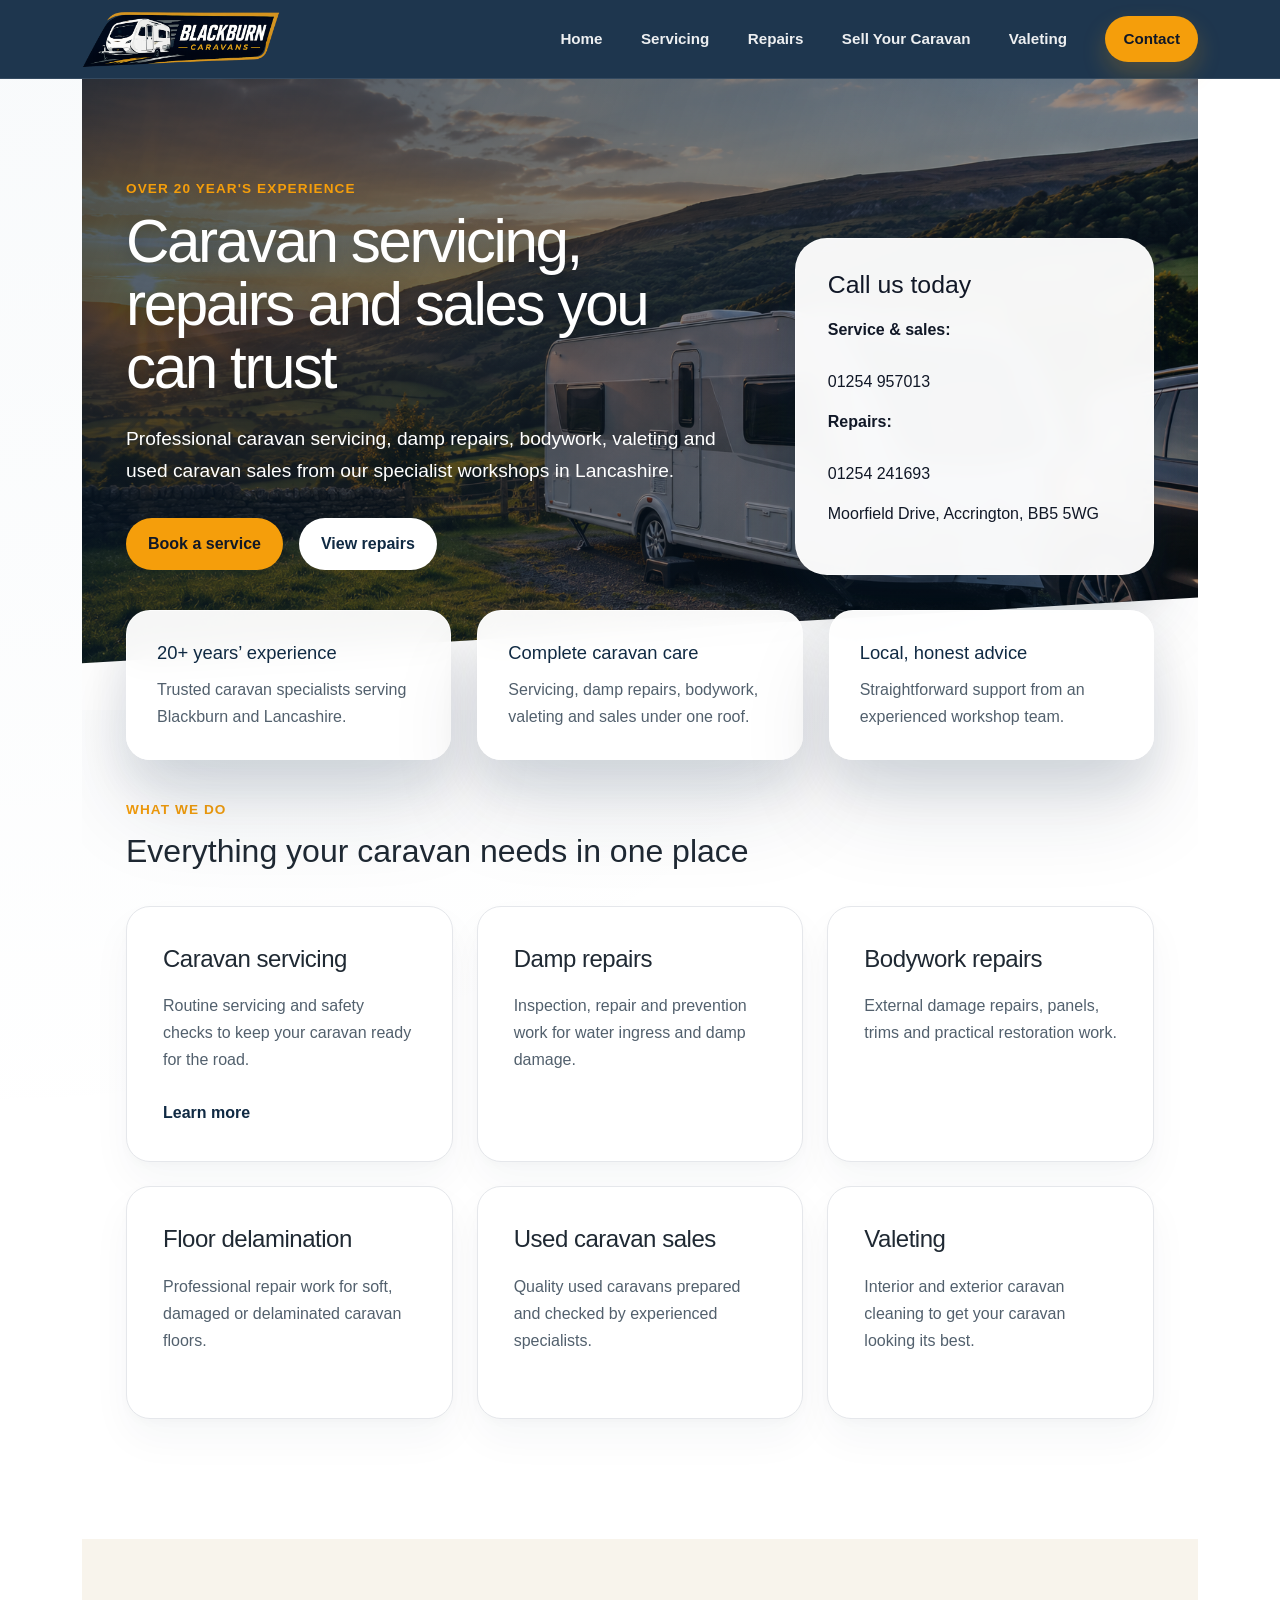
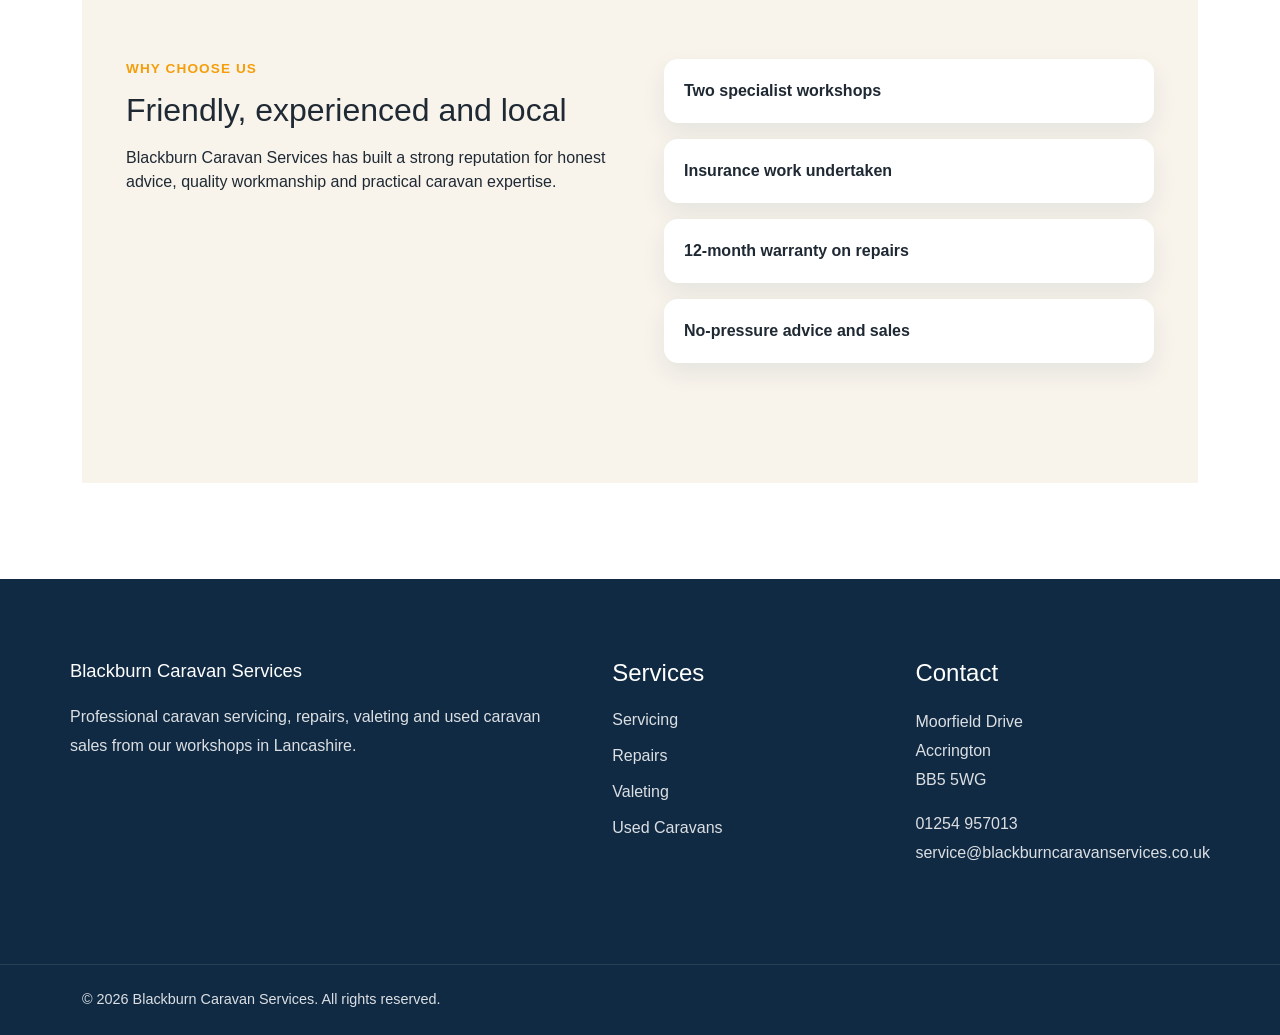
<file: docs/index.html>
﻿<!DOCTYPE html>
<html lang="en">
<head>
    <meta charset="utf-8"/>
    <meta name="viewport" content="width=device-width, initial-scale=1.0"/>
    <title>Caravan servicing, repairs and sales in Blackburn - BlackburnCaravanServices</title>
    <link rel="stylesheet" href="lib/bootstrap/dist/css/bootstrap.min.css" />
    <link rel="stylesheet" href="css/site.css?v=m3p8NzSTt6FeEBpGO3JaVx1gw_lYk7wFawlBqllL7IU" />
</head>
<body>
<header b-vh2o0udhn5 class="site-header">
    <div b-vh2o0udhn5 class="container header-inner">

        <a class="brand" href="index.html">
            <img b-vh2o0udhn5
                src="images/logo-colour.png"
                alt="Blackburn Caravan Services"
                class="brand-logo" />
        </a>

        <nav b-vh2o0udhn5 class="site-nav">
            <a href="index.html">Home</a>
            <a href="servicing.html">Servicing</a>
            <a href="repairs.html">Repairs</a>
            <a href="sell-your-caravan.html">Sell Your Caravan</a>
            <a href="valeting.html">Valeting</a>
            <a class="nav-cta" href="contact.html">Contact</a>
        </nav>

    </div>
</header>
<div b-vh2o0udhn5 class="container">
    <main b-vh2o0udhn5 role="main" class="pb-3">
        
<section class="hero">
    <div class="container hero-grid">
        <div>
            <p class="eyebrow">Over 20 year's experience</p>
            <h1>Caravan servicing, repairs and sales you can trust</h1>
            <p class="hero-text">
                Professional caravan servicing, damp repairs, bodywork, valeting and used caravan sales
                from our specialist workshops in Lancashire.
            </p>

            <div class="hero-actions">
                <a class="button button-primary" href="contact.html">Book a service</a>
                <a class="button button-secondary" href="repairs.html">View repairs</a>
            </div>
        </div>

        <div class="hero-card">
            <h2>Call us today</h2>
            <p><strong>Service & sales:</strong><br />01254 957013</p>
            <p><strong>Repairs:</strong><br />01254 241693</p>
            <p>Moorfield Drive, Accrington, BB5 5WG</p>
        </div>
    </div>
</section>

<section class="home-feature-strip">
    <div class="container">
        <div class="home-feature-grid">
            <article class="home-feature-card">
                <h3>20+ years’ experience</h3>
                <p>Trusted caravan specialists serving Blackburn and Lancashire.</p>
            </article>

            <article class="home-feature-card">
                <h3>Complete caravan care</h3>
                <p>Servicing, damp repairs, bodywork, valeting and sales under one roof.</p>
            </article>

            <article class="home-feature-card">
                <h3>Local, honest advice</h3>
                <p>Straightforward support from an experienced workshop team.</p>
            </article>
        </div>
    </div>
</section>

<section class="section section-home-services">
    <div class="container">
        <div class="section-heading">
            <p class="eyebrow">What we do</p>
            <h2>Everything your caravan needs in one place</h2>
        </div>

        <div class="service-grid">

            <article class="service-card">
                <h3>Caravan servicing</h3>
                <p>
                    Routine servicing and safety checks to keep your caravan ready for the road.
                </p>

                <span class="service-link">
                    Learn more
                </span>
            </article>

            <article class="service-card">
                <h3>Damp repairs</h3>
                <p>
                    Inspection, repair and prevention work for water ingress and damp damage.
                </p>
            </article>

            <article class="service-card">
                <h3>Bodywork repairs</h3>
                <p>
                    External damage repairs, panels, trims and practical restoration work.
                </p>
            </article>

            <article class="service-card">
                <h3>Floor delamination</h3>
                <p>
                    Professional repair work for soft, damaged or delaminated caravan floors.
                </p>
            </article>

            <article class="service-card">
                <h3>Used caravan sales</h3>
                <p>
                    Quality used caravans prepared and checked by experienced specialists.
                </p>
            </article>

            <article class="service-card">
                <h3>Valeting</h3>
                <p>
                    Interior and exterior caravan cleaning to get your caravan looking its best.
                </p>
            </article>

        </div>
    </div>
</section>

<section class="section section-muted">
    <div class="container trust-grid">
        <div>
            <p class="eyebrow">Why choose us</p>
            <h2>Friendly, experienced and local</h2>
            <p>
                Blackburn Caravan Services has built a strong reputation for honest advice,
                quality workmanship and practical caravan expertise.
            </p>
        </div>

        <div class="trust-list">
            <div>Two specialist workshops</div>
            <div>Insurance work undertaken</div>
            <div>12-month warranty on repairs</div>
            <div>No-pressure advice and sales</div>
        </div>
    </div>
</section>
    </main>
</div>

<footer b-vh2o0udhn5 class="site-footer">
    <div b-vh2o0udhn5 class="container footer-grid">

        <div b-vh2o0udhn5>
            <h3 b-vh2o0udhn5>Blackburn Caravan Services</h3>

            <p b-vh2o0udhn5>
                Professional caravan servicing, repairs, valeting and used caravan sales
                from our workshops in Lancashire.
            </p>
        </div>

        <div b-vh2o0udhn5>
            <h4 b-vh2o0udhn5>Services</h4>

            <ul b-vh2o0udhn5 class="footer-links">
                <li b-vh2o0udhn5><a href="servicing.html">Servicing</a></li>
                <li b-vh2o0udhn5><a href="repairs.html">Repairs</a></li>
                <li b-vh2o0udhn5><a href="valeting.html">Valeting</a></li>
                <li b-vh2o0udhn5><a href="caravans-for-sale.html">Used Caravans</a></li>
            </ul>
        </div>

        <div b-vh2o0udhn5>
            <h4 b-vh2o0udhn5>Contact</h4>

            <p b-vh2o0udhn5>
                Moorfield Drive<br b-vh2o0udhn5 />
                Accrington<br b-vh2o0udhn5 />
                BB5 5WG
            </p>

            <p b-vh2o0udhn5>
                <a b-vh2o0udhn5 href="tel:01254957013">01254 957013</a><br b-vh2o0udhn5 />
                <a b-vh2o0udhn5 href="mailto:service@blackburncaravanservices.co.uk">
                    service@blackburncaravanservices.co.uk
                </a>
            </p>
        </div>

    </div>

    <div b-vh2o0udhn5 class="footer-bottom">
        <div b-vh2o0udhn5 class="container">
            © 2026 Blackburn Caravan Services. All rights reserved.
        </div>
    </div>
</footer>

<script src="lib/jquery/dist/jquery.min.js"></script>
<script src="lib/bootstrap/dist/js/bootstrap.bundle.min.js"></script>
<script src="js/site.js?v=hRQyftXiu1lLX2P9Ly9xa4gHJgLeR1uGN5qegUobtGo"></script>


</body>
</html>
</file>
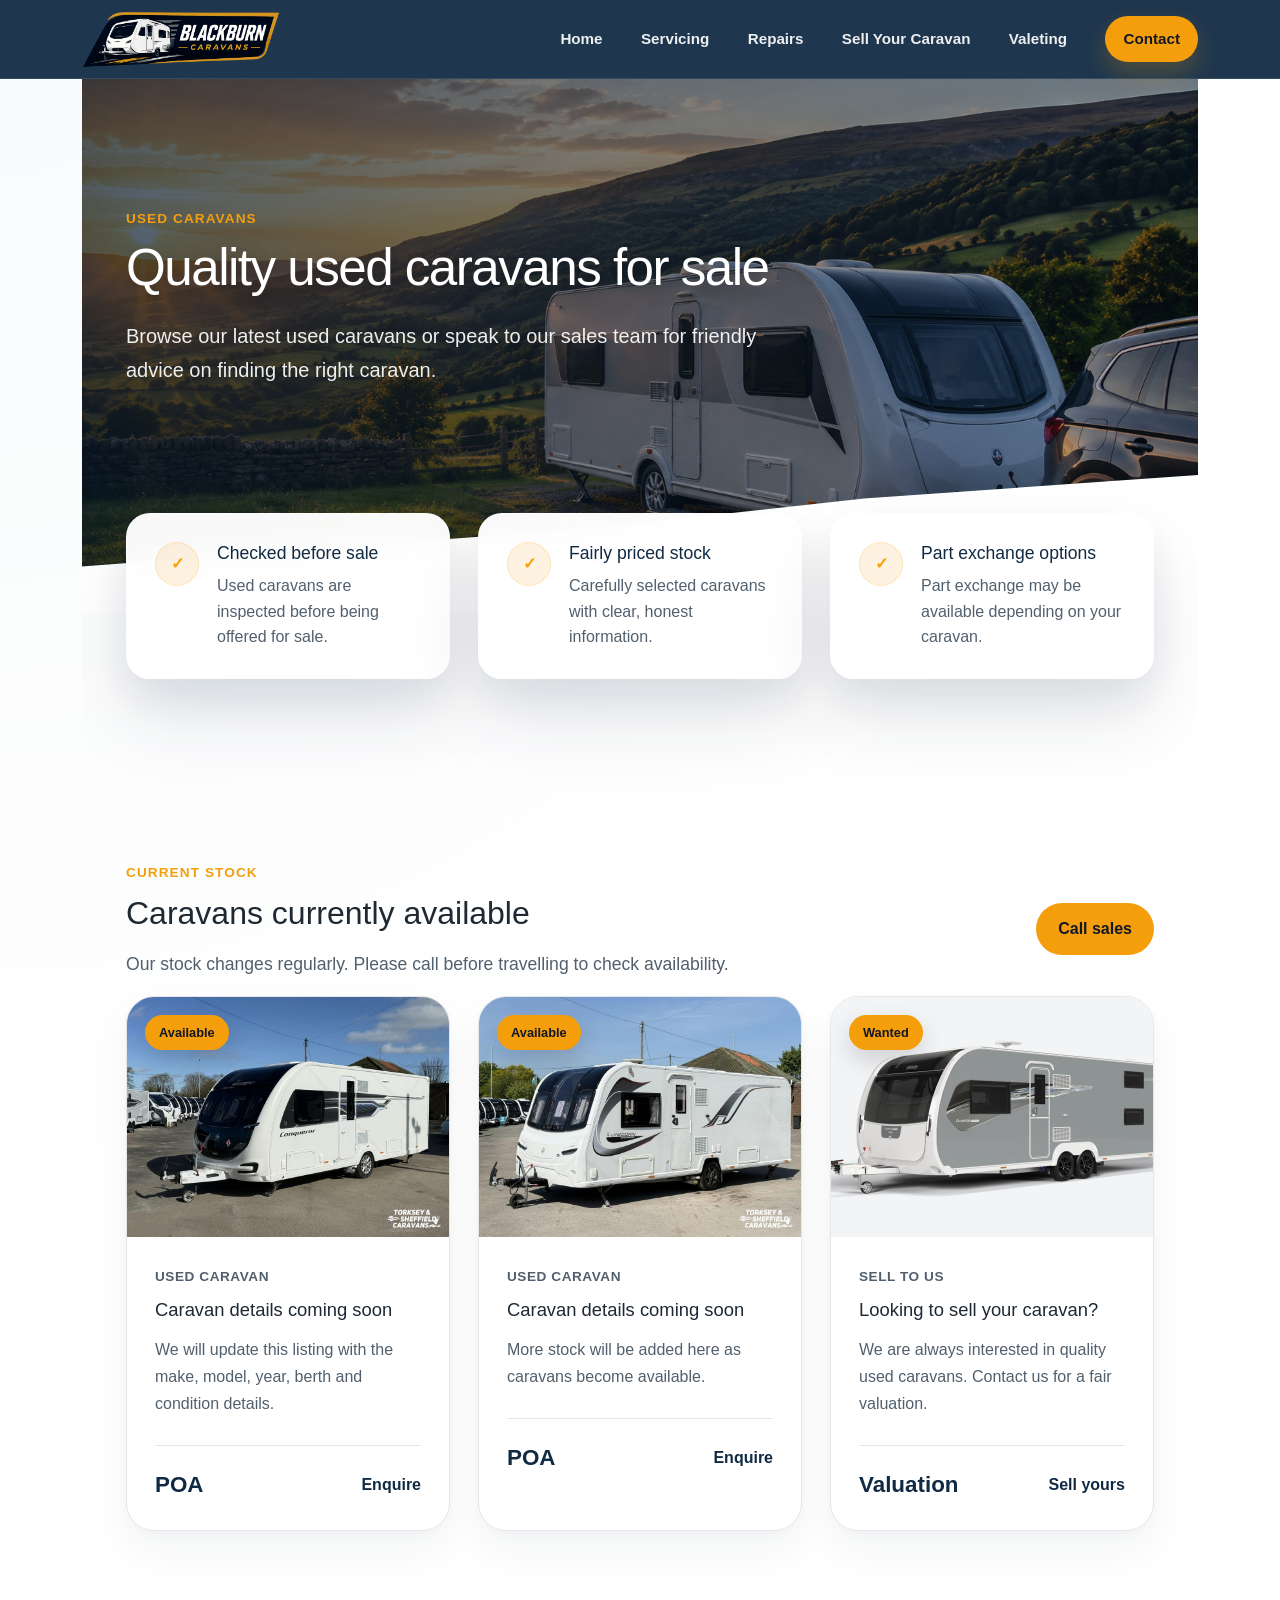
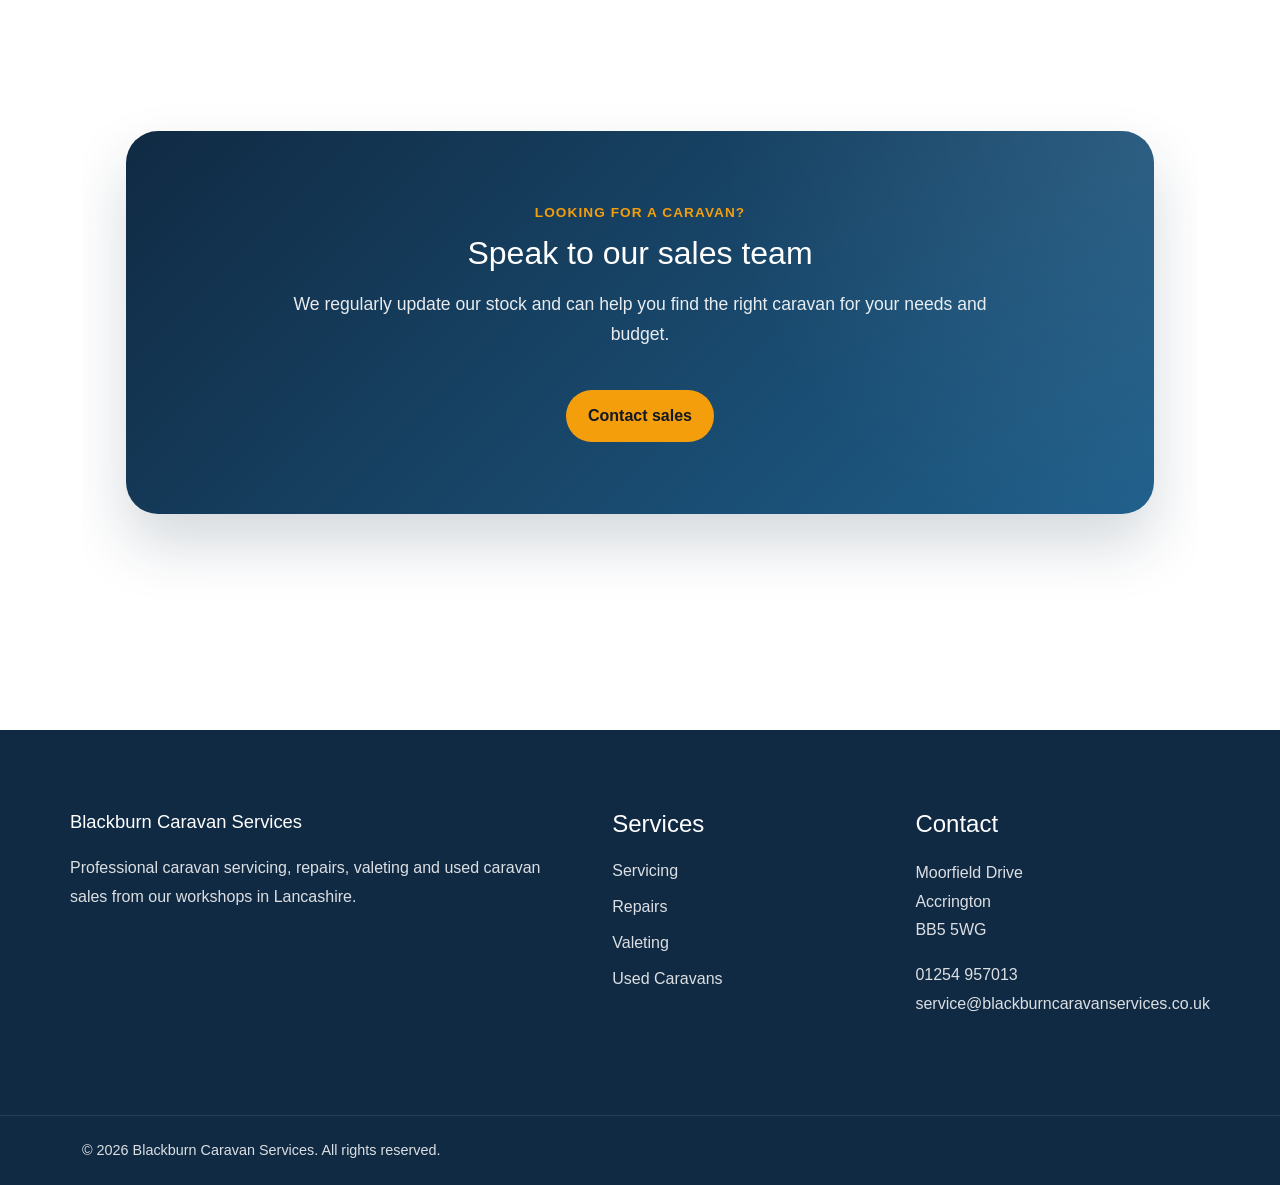
<file: docs/caravans-for-sale.html>
﻿<!DOCTYPE html>
<html lang="en">
<head>
    <meta charset="utf-8"/>
    <meta name="viewport" content="width=device-width, initial-scale=1.0"/>
    <title>Caravans for Sale - BlackburnCaravanServices</title>
    <link rel="stylesheet" href="lib/bootstrap/dist/css/bootstrap.min.css" />
    <link rel="stylesheet" href="css/site.css?v=m3p8NzSTt6FeEBpGO3JaVx1gw_lYk7wFawlBqllL7IU" />
</head>
<body>
<header b-vh2o0udhn5 class="site-header">
    <div b-vh2o0udhn5 class="container header-inner">

        <a class="brand" href="index.html">
            <img b-vh2o0udhn5
                src="images/logo-colour.png"
                alt="Blackburn Caravan Services"
                class="brand-logo" />
        </a>

        <nav b-vh2o0udhn5 class="site-nav">
            <a href="index.html">Home</a>
            <a href="servicing.html">Servicing</a>
            <a href="repairs.html">Repairs</a>
            <a href="sell-your-caravan.html">Sell Your Caravan</a>
            <a href="valeting.html">Valeting</a>
            <a class="nav-cta" href="contact.html">Contact</a>
        </nav>

    </div>
</header>
<div b-vh2o0udhn5 class="container">
    <main b-vh2o0udhn5 role="main" class="pb-3">
        

<section class="page-hero">
    <div class="container page-hero-inner">
        <div class="page-hero-content">
            <p class="eyebrow">USED CARAVANS</p>

            <h1>Quality used caravans for sale</h1>

            <p class="page-intro">
                Browse our latest used caravans or speak to our sales team for friendly advice on finding the right caravan.
            </p>
        </div>
    </div>
</section>

    <section class="hero-feature-strip">
        <div class="container hero-feature-grid">
                <article class="hero-feature-item">
                    <div class="hero-feature-icon">✓</div>

                    <div>
                        <h3>Checked before sale</h3>
                        <p>Used caravans are inspected before being offered for sale.</p>
                    </div>
                </article>
                <article class="hero-feature-item">
                    <div class="hero-feature-icon">✓</div>

                    <div>
                        <h3>Fairly priced stock</h3>
                        <p>Carefully selected caravans with clear, honest information.</p>
                    </div>
                </article>
                <article class="hero-feature-item">
                    <div class="hero-feature-icon">✓</div>

                    <div>
                        <h3>Part exchange options</h3>
                        <p>Part exchange may be available depending on your caravan.</p>
                    </div>
                </article>
        </div>
    </section>


<section class="section">
    <div class="container">
        <div class="section-heading-split">
            <div>
                <p class="eyebrow">Current stock</p>
                <h2>Caravans currently available</h2>
                <p class="section-intro">
                    Our stock changes regularly. Please call before travelling to check availability.
                </p>
            </div>

            <a href="tel:01254957013" class="button button-primary">Call sales</a>
        </div>

        <div class="caravan-grid">
            <article class="caravan-card">
                <span class="caravan-badge">Available</span>
                <img src="images/caravans/caravan-1.jpg" alt="Used caravan for sale" />
                <div class="caravan-card-content">
                    <p class="caravan-meta">Used caravan</p>
                    <h3>Caravan details coming soon</h3>
                    <p>
                        We will update this listing with the make, model, year, berth and condition details.
                    </p>

                    <div class="caravan-footer">
                        <strong>POA</strong>
                        <a href="contact.html">Enquire</a>
                    </div>
                </div>
            </article>

            <article class="caravan-card">
                <span class="caravan-badge">Available</span>
                <img src="images/caravans/caravan-2.jpg" alt="Used caravan for sale" />
                <div class="caravan-card-content">
                    <p class="caravan-meta">Used caravan</p>
                    <h3>Caravan details coming soon</h3>
                    <p>
                        More stock will be added here as caravans become available.
                    </p>

                    <div class="caravan-footer">
                        <strong>POA</strong>
                        <a href="contact.html">Enquire</a>
                    </div>
                </div>
            </article>

            <article class="caravan-card">
                <span class="caravan-badge">Wanted</span>
                <img src="images/caravans/caravan-3.jpg" alt="Sell your caravan" />
                <div class="caravan-card-content">
                    <p class="caravan-meta">Sell to us</p>
                    <h3>Looking to sell your caravan?</h3>
                    <p>
                        We are always interested in quality used caravans. Contact us for a fair valuation.
                    </p>

                    <div class="caravan-footer">
                        <strong>Valuation</strong>
                        <a href="sell-your-caravan.html">Sell yours</a>
                    </div>
                </div>
            </article>
        </div>
    </div>
</section>

<section class="cta-section">
    <div class="container">

        <div class="cta-panel">

            <p class="eyebrow">
                Looking for a caravan?
            </p>

            <h2>
                Speak to our sales team
            </h2>

            <p class="section-intro">
                We regularly update our stock and can help you find the right caravan for your needs and budget.
            </p>

            <a
                href="contact.html"
                class="button button-primary">
                Contact sales
            </a>

        </div>

    </div>
</section>
    </main>
</div>

<footer b-vh2o0udhn5 class="site-footer">
    <div b-vh2o0udhn5 class="container footer-grid">

        <div b-vh2o0udhn5>
            <h3 b-vh2o0udhn5>Blackburn Caravan Services</h3>

            <p b-vh2o0udhn5>
                Professional caravan servicing, repairs, valeting and used caravan sales
                from our workshops in Lancashire.
            </p>
        </div>

        <div b-vh2o0udhn5>
            <h4 b-vh2o0udhn5>Services</h4>

            <ul b-vh2o0udhn5 class="footer-links">
                <li b-vh2o0udhn5><a href="servicing.html">Servicing</a></li>
                <li b-vh2o0udhn5><a href="repairs.html">Repairs</a></li>
                <li b-vh2o0udhn5><a href="valeting.html">Valeting</a></li>
                <li b-vh2o0udhn5><a href="caravans-for-sale.html">Used Caravans</a></li>
            </ul>
        </div>

        <div b-vh2o0udhn5>
            <h4 b-vh2o0udhn5>Contact</h4>

            <p b-vh2o0udhn5>
                Moorfield Drive<br b-vh2o0udhn5 />
                Accrington<br b-vh2o0udhn5 />
                BB5 5WG
            </p>

            <p b-vh2o0udhn5>
                <a b-vh2o0udhn5 href="tel:01254957013">01254 957013</a><br b-vh2o0udhn5 />
                <a b-vh2o0udhn5 href="mailto:service@blackburncaravanservices.co.uk">
                    service@blackburncaravanservices.co.uk
                </a>
            </p>
        </div>

    </div>

    <div b-vh2o0udhn5 class="footer-bottom">
        <div b-vh2o0udhn5 class="container">
            © 2026 Blackburn Caravan Services. All rights reserved.
        </div>
    </div>
</footer>

<script src="lib/jquery/dist/jquery.min.js"></script>
<script src="lib/bootstrap/dist/js/bootstrap.bundle.min.js"></script>
<script src="js/site.js?v=hRQyftXiu1lLX2P9Ly9xa4gHJgLeR1uGN5qegUobtGo"></script>


</body>
</html>
</file>
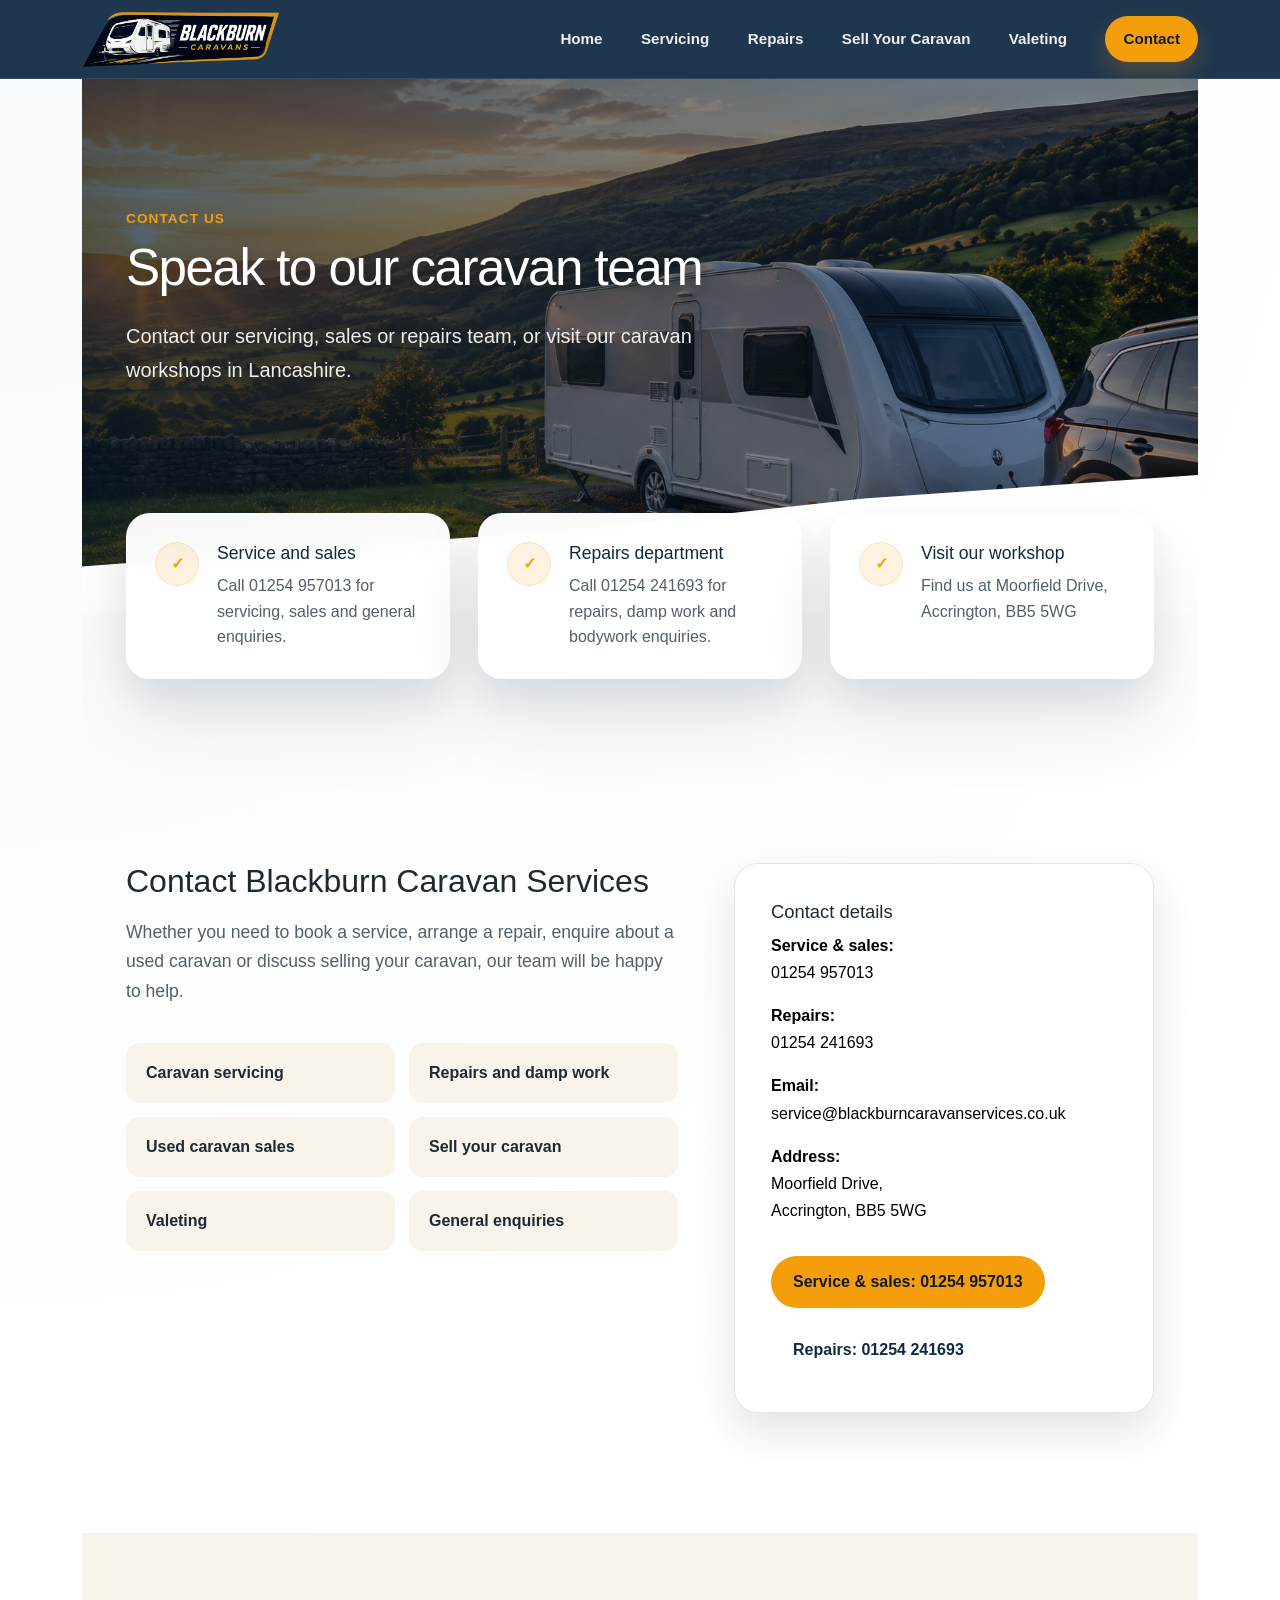
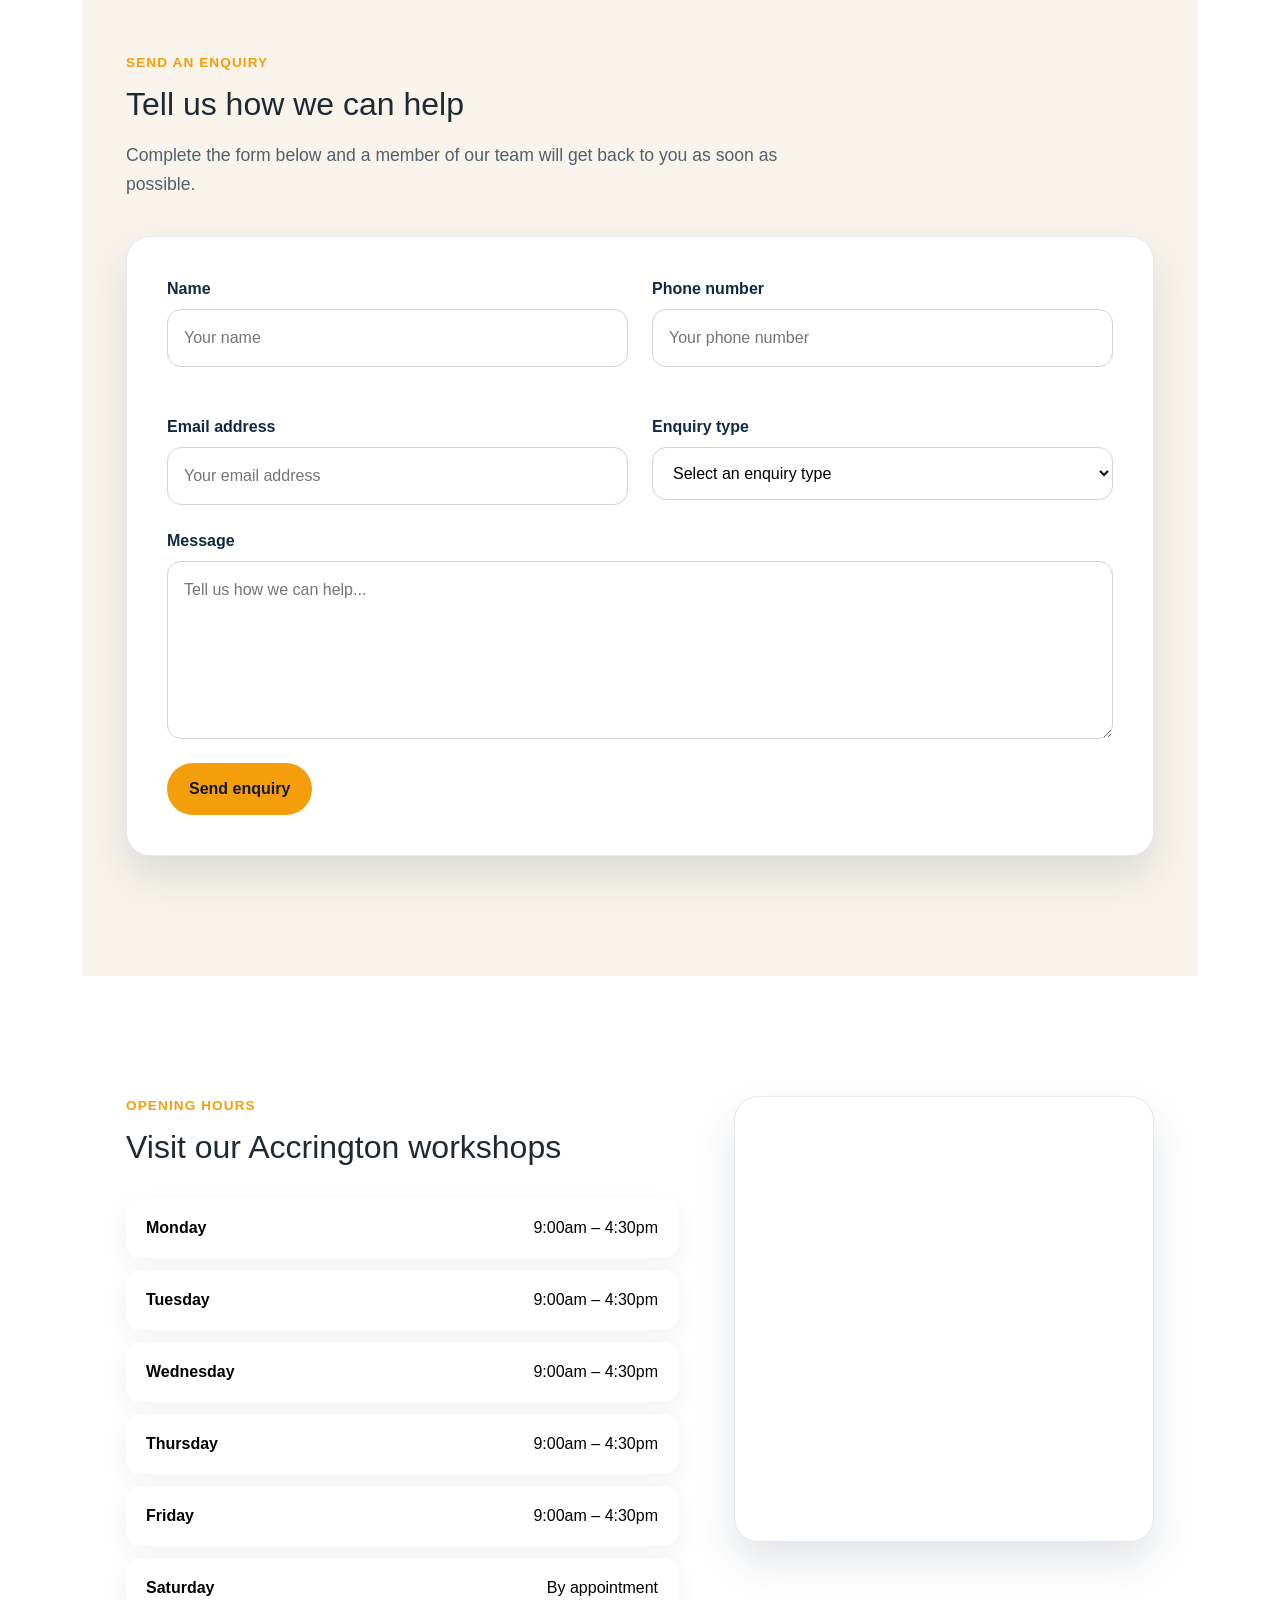
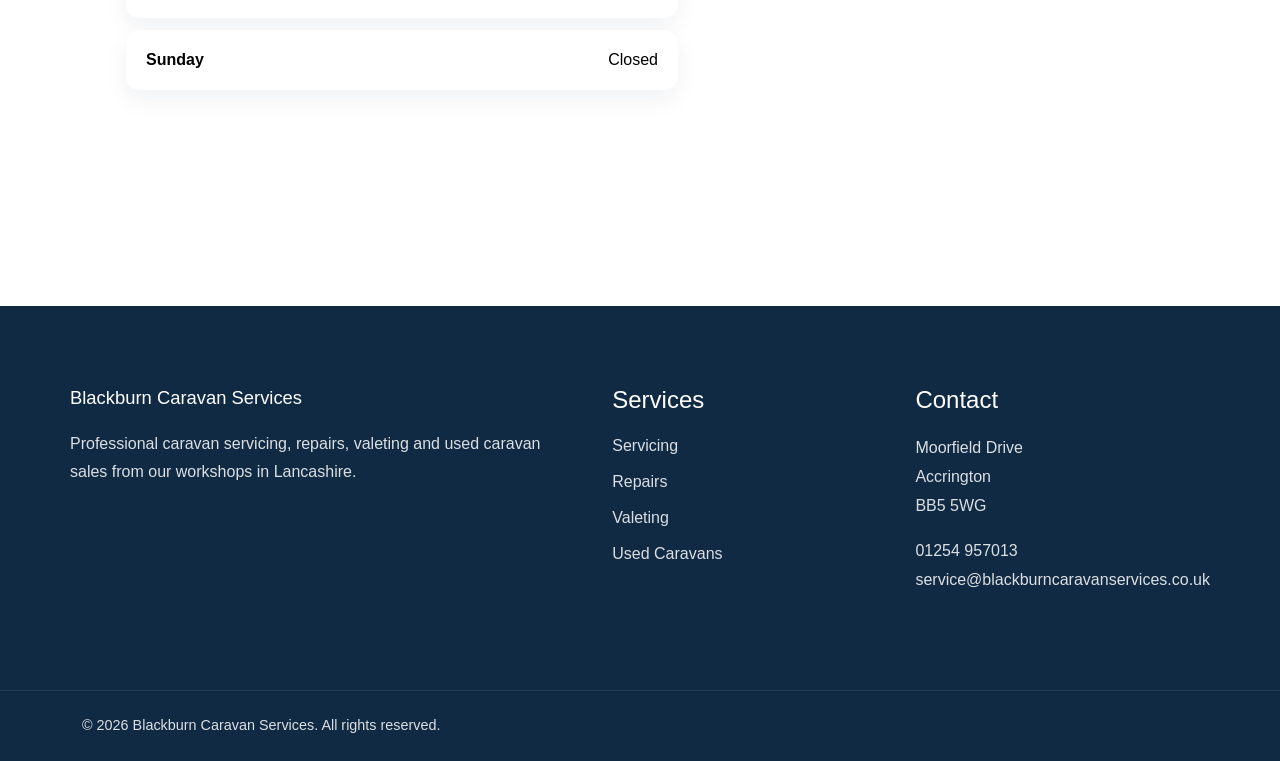
<file: docs/contact.html>
﻿<!DOCTYPE html>
<html lang="en">
<head>
    <meta charset="utf-8"/>
    <meta name="viewport" content="width=device-width, initial-scale=1.0"/>
    <title>Contact - BlackburnCaravanServices</title>
    <link rel="stylesheet" href="lib/bootstrap/dist/css/bootstrap.min.css" />
    <link rel="stylesheet" href="css/site.css?v=m3p8NzSTt6FeEBpGO3JaVx1gw_lYk7wFawlBqllL7IU" />
</head>
<body>
<header b-vh2o0udhn5 class="site-header">
    <div b-vh2o0udhn5 class="container header-inner">

        <a class="brand" href="index.html">
            <img b-vh2o0udhn5
                src="images/logo-colour.png"
                alt="Blackburn Caravan Services"
                class="brand-logo" />
        </a>

        <nav b-vh2o0udhn5 class="site-nav">
            <a href="index.html">Home</a>
            <a href="servicing.html">Servicing</a>
            <a href="repairs.html">Repairs</a>
            <a href="sell-your-caravan.html">Sell Your Caravan</a>
            <a href="valeting.html">Valeting</a>
            <a class="nav-cta" href="contact.html">Contact</a>
        </nav>

    </div>
</header>
<div b-vh2o0udhn5 class="container">
    <main b-vh2o0udhn5 role="main" class="pb-3">
        

<section class="page-hero">
    <div class="container page-hero-inner">
        <div class="page-hero-content">
            <p class="eyebrow">CONTACT US</p>

            <h1>Speak to our caravan team</h1>

            <p class="page-intro">
                Contact our servicing, sales or repairs team, or visit our caravan workshops in Lancashire.
            </p>
        </div>
    </div>
</section>

    <section class="hero-feature-strip">
        <div class="container hero-feature-grid">
                <article class="hero-feature-item">
                    <div class="hero-feature-icon">✓</div>

                    <div>
                        <h3>Service and sales</h3>
                        <p>Call 01254 957013 for servicing, sales and general enquiries.</p>
                    </div>
                </article>
                <article class="hero-feature-item">
                    <div class="hero-feature-icon">✓</div>

                    <div>
                        <h3>Repairs department</h3>
                        <p>Call 01254 241693 for repairs, damp work and bodywork enquiries.</p>
                    </div>
                </article>
                <article class="hero-feature-item">
                    <div class="hero-feature-icon">✓</div>

                    <div>
                        <h3>Visit our workshop</h3>
                        <p>Find us at Moorfield Drive, Accrington, BB5 5WG</p>
                    </div>
                </article>
        </div>
    </section>


<section class="section">
    <div class="container service-detail-grid">
        <div>
            <h2>Contact Blackburn Caravan Services</h2>

            <p class="section-intro">
                Whether you need to book a service, arrange a repair, enquire about a used caravan
                or discuss selling your caravan, our team will be happy to help.
            </p>

            <div class="feature-list">
                <div>Caravan servicing</div>
                <div>Repairs and damp work</div>
                <div>Used caravan sales</div>
                <div>Sell your caravan</div>
                <div>Valeting</div>
                <div>General enquiries</div>
            </div>
        </div>

        <aside class="contact-panel">
            <h3>Contact details</h3>

            <p><strong>Service & sales:</strong><br />01254 957013</p>
            <p><strong>Repairs:</strong><br />01254 241693</p>
            <p><strong>Email:</strong><br />service@blackburncaravanservices.co.uk</p>
            <p><strong>Address:</strong><br />Moorfield Drive,<br />Accrington, BB5 5WG</p>

            <div class="hero-actions">
                <a href="tel:01254957013" class="button button-primary">
                    Service & sales: 01254 957013
                </a>

                <a href="tel:01254241693" class="button button-secondary">
                    Repairs: 01254 241693
                </a>
            </div>
        </aside>
    </div>
</section>

<section class="section section-muted">
    <div class="container">
        <div class="section-heading">
            <p class="eyebrow">Send an enquiry</p>
            <h2>Tell us how we can help</h2>

            <p class="section-intro">
                Complete the form below and a member of our team will get back to you as soon as possible.
            </p>
        </div>

        <form class="contact-form" action="https://formspree.io/f/mljeqloo" method="POST">

            <div class="form-grid">
                <div class="form-row">
                    <label for="name">Name</label>
                    <input id="name" name="name" type="text" placeholder="Your name" required />
                </div>

                <div class="form-row">
                    <label for="phone">Phone number</label>
                    <input id="phone" name="phone" type="tel" placeholder="Your phone number" />
                </div>

                <div class="form-row">
                    <label for="email">Email address</label>
                    <input id="email" name="email" type="email" placeholder="Your email address" required />
                </div>

                <div class="form-row">
                    <label for="type">Enquiry type</label>
                    <select id="type" name="enquiryType" required>
                        <option value="">Select an enquiry type</option>
                        <option value="Servicing">Servicing</option>
                        <option value="Repairs">Repairs</option>
                        <option value="Used caravans">Used caravans</option>
                        <option value="Sell your caravan">Sell your caravan</option>
                        <option value="Valeting">Valeting</option>
                        <option value="General enquiry">General enquiry</option>
                    </select>
                </div>
            </div>

            <div class="form-row">
                <label for="message">Message</label>
                <textarea id="message"
                  name="message"
                  rows="6"
                  placeholder="Tell us how we can help..."
                  required></textarea>
            </div>

            <input type="hidden" name="_subject" value="New enquiry from Blackburn Caravan Services website" />
            <input
                type="hidden"
                name="_next"
                value="https://localhost:7040/ThankYou" />

            <button type="submit" class="button button-primary">
                Send enquiry
            </button>
        </form>
    </div>
</section>

<section class="section">
    <div class="container service-detail-grid">
        <div>
            <p class="eyebrow">Opening hours</p>
            <h2>Visit our Accrington workshops</h2>

            <div class="opening-hours">
                <div><strong>Monday</strong><span>9:00am – 4:30pm</span></div>
                <div><strong>Tuesday</strong><span>9:00am – 4:30pm</span></div>
                <div><strong>Wednesday</strong><span>9:00am – 4:30pm</span></div>
                <div><strong>Thursday</strong><span>9:00am – 4:30pm</span></div>
                <div><strong>Friday</strong><span>9:00am – 4:30pm</span></div>
                <div><strong>Saturday</strong><span>By appointment</span></div>
                <div><strong>Sunday</strong><span>Closed</span></div>
            </div>
        </div>

        <div class="map-card">
            <iframe
                title="Blackburn Caravan Services map"
                src="https://www.google.com/maps/embed/v1/place?key=AIzaSyB2NIWI3Tv9iDPrlnowr_0ZqZWoAQydKJU&q=bb5%205wg&maptype=roadmap"
                loading="lazy"
                referrerpolicy="no-referrer-when-downgrade">
            </iframe>
        </div>
    </div>
</section>
    </main>
</div>

<footer b-vh2o0udhn5 class="site-footer">
    <div b-vh2o0udhn5 class="container footer-grid">

        <div b-vh2o0udhn5>
            <h3 b-vh2o0udhn5>Blackburn Caravan Services</h3>

            <p b-vh2o0udhn5>
                Professional caravan servicing, repairs, valeting and used caravan sales
                from our workshops in Lancashire.
            </p>
        </div>

        <div b-vh2o0udhn5>
            <h4 b-vh2o0udhn5>Services</h4>

            <ul b-vh2o0udhn5 class="footer-links">
                <li b-vh2o0udhn5><a href="servicing.html">Servicing</a></li>
                <li b-vh2o0udhn5><a href="repairs.html">Repairs</a></li>
                <li b-vh2o0udhn5><a href="valeting.html">Valeting</a></li>
                <li b-vh2o0udhn5><a href="caravans-for-sale.html">Used Caravans</a></li>
            </ul>
        </div>

        <div b-vh2o0udhn5>
            <h4 b-vh2o0udhn5>Contact</h4>

            <p b-vh2o0udhn5>
                Moorfield Drive<br b-vh2o0udhn5 />
                Accrington<br b-vh2o0udhn5 />
                BB5 5WG
            </p>

            <p b-vh2o0udhn5>
                <a b-vh2o0udhn5 href="tel:01254957013">01254 957013</a><br b-vh2o0udhn5 />
                <a b-vh2o0udhn5 href="mailto:service@blackburncaravanservices.co.uk">
                    service@blackburncaravanservices.co.uk
                </a>
            </p>
        </div>

    </div>

    <div b-vh2o0udhn5 class="footer-bottom">
        <div b-vh2o0udhn5 class="container">
            © 2026 Blackburn Caravan Services. All rights reserved.
        </div>
    </div>
</footer>

<script src="lib/jquery/dist/jquery.min.js"></script>
<script src="lib/bootstrap/dist/js/bootstrap.bundle.min.js"></script>
<script src="js/site.js?v=hRQyftXiu1lLX2P9Ly9xa4gHJgLeR1uGN5qegUobtGo"></script>


</body>
</html>
</file>
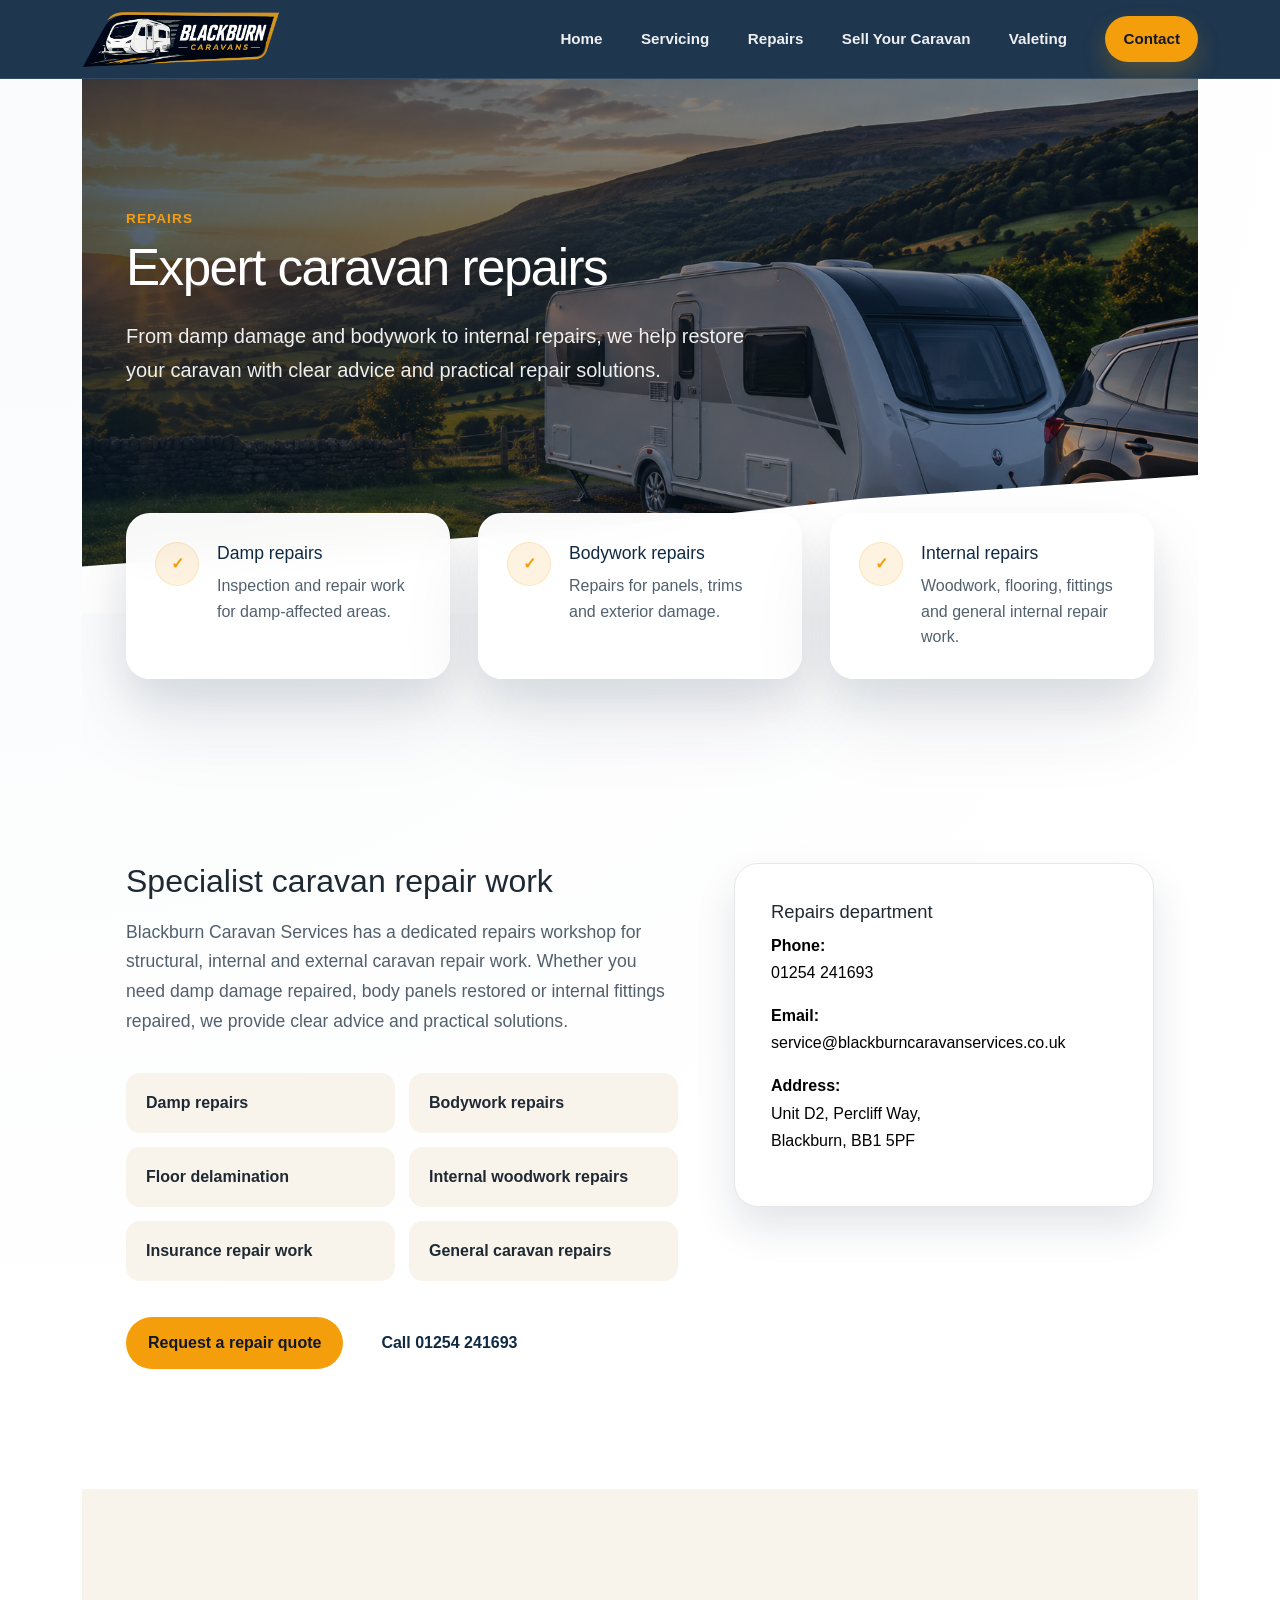
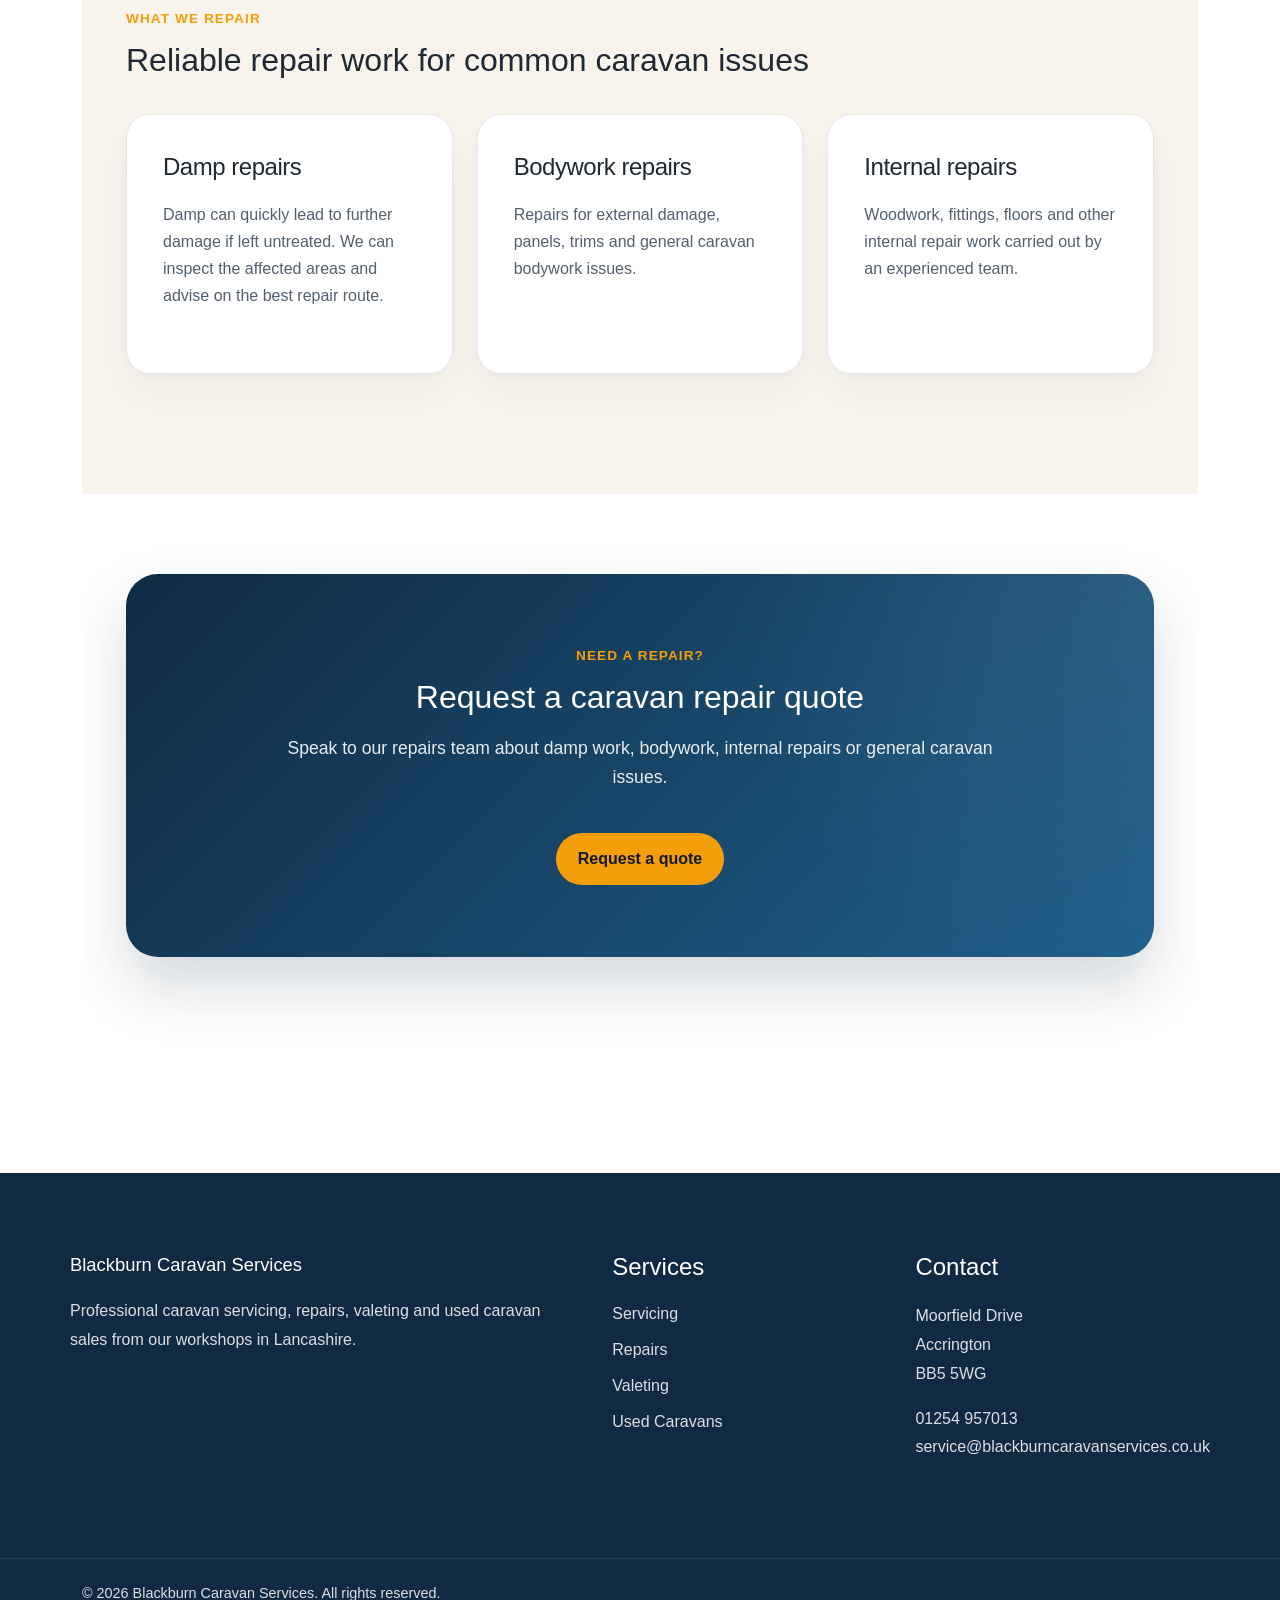
<file: docs/repairs.html>
﻿<!DOCTYPE html>
<html lang="en">
<head>
    <meta charset="utf-8"/>
    <meta name="viewport" content="width=device-width, initial-scale=1.0"/>
    <title>Caravan Repairs - BlackburnCaravanServices</title>
    <link rel="stylesheet" href="lib/bootstrap/dist/css/bootstrap.min.css" />
    <link rel="stylesheet" href="css/site.css?v=m3p8NzSTt6FeEBpGO3JaVx1gw_lYk7wFawlBqllL7IU" />
</head>
<body>
<header b-vh2o0udhn5 class="site-header">
    <div b-vh2o0udhn5 class="container header-inner">

        <a class="brand" href="index.html">
            <img b-vh2o0udhn5
                src="images/logo-colour.png"
                alt="Blackburn Caravan Services"
                class="brand-logo" />
        </a>

        <nav b-vh2o0udhn5 class="site-nav">
            <a href="index.html">Home</a>
            <a href="servicing.html">Servicing</a>
            <a href="repairs.html">Repairs</a>
            <a href="sell-your-caravan.html">Sell Your Caravan</a>
            <a href="valeting.html">Valeting</a>
            <a class="nav-cta" href="contact.html">Contact</a>
        </nav>

    </div>
</header>
<div b-vh2o0udhn5 class="container">
    <main b-vh2o0udhn5 role="main" class="pb-3">
        


<section class="page-hero">
    <div class="container page-hero-inner">
        <div class="page-hero-content">
            <p class="eyebrow">REPAIRS</p>

            <h1>Expert caravan repairs</h1>

            <p class="page-intro">
                From damp damage and bodywork to internal repairs, we help restore your caravan with clear advice and practical repair solutions.
            </p>
        </div>
    </div>
</section>

    <section class="hero-feature-strip">
        <div class="container hero-feature-grid">
                <article class="hero-feature-item">
                    <div class="hero-feature-icon">✓</div>

                    <div>
                        <h3>Damp repairs</h3>
                        <p>Inspection and repair work for damp-affected areas.</p>
                    </div>
                </article>
                <article class="hero-feature-item">
                    <div class="hero-feature-icon">✓</div>

                    <div>
                        <h3>Bodywork repairs</h3>
                        <p>Repairs for panels, trims and exterior damage.</p>
                    </div>
                </article>
                <article class="hero-feature-item">
                    <div class="hero-feature-icon">✓</div>

                    <div>
                        <h3>Internal repairs</h3>
                        <p>Woodwork, flooring, fittings and general internal repair work.</p>
                    </div>
                </article>
        </div>
    </section>


<section class="section">
    <div class="container service-detail-grid">
        <div>
            <h2>Specialist caravan repair work</h2>

            <p class="section-intro">
                Blackburn Caravan Services has a dedicated repairs workshop for structural, internal and external caravan repair work.
                Whether you need damp damage repaired, body panels restored or internal fittings repaired, we provide clear advice and practical solutions.
            </p>

            <div class="feature-list">
                <div>Damp repairs</div>
                <div>Bodywork repairs</div>
                <div>Floor delamination</div>
                <div>Internal woodwork repairs</div>
                <div>Insurance repair work</div>
                <div>General caravan repairs</div>
            </div>

            <div class="hero-actions">
                <a class="button button-primary" href="contact.html">
                    Request a repair quote
                </a>

                <a href="tel:01254241693" class="button button-secondary">
                    Call 01254 241693
                </a>
            </div>
        </div>

        <aside class="contact-panel">
            <h3>Repairs department</h3>

            <p>
                <strong>Phone:</strong><br />
                01254 241693
            </p>

            <p>
                <strong>Email:</strong><br />
                service@blackburncaravanservices.co.uk
            </p>

            <p>
                <strong>Address:</strong><br />
                Unit D2, Percliff Way,<br />
                Blackburn, BB1 5PF
            </p>
        </aside>
    </div>
</section>

<section class="section section-muted">
    <div class="container">
        <div class="section-heading">
            <p class="eyebrow">What we repair</p>
            <h2>Reliable repair work for common caravan issues</h2>
        </div>

        <div class="service-grid">
            <article class="service-card">
                <h3>Damp repairs</h3>
                <p>
                    Damp can quickly lead to further damage if left untreated.
                    We can inspect the affected areas and advise on the best repair route.
                </p>
            </article>

            <article class="service-card">
                <h3>Bodywork repairs</h3>
                <p>
                    Repairs for external damage, panels, trims and general caravan bodywork issues.
                </p>
            </article>

            <article class="service-card">
                <h3>Internal repairs</h3>
                <p>
                    Woodwork, fittings, floors and other internal repair work carried out by an experienced team.
                </p>
            </article>
        </div>
    </div>
</section>

<section class="cta-section">
    <div class="container">

        <div class="cta-panel">

            <p class="eyebrow">
                Need a repair?
            </p>

            <h2>
                Request a caravan repair quote
            </h2>

            <p class="section-intro">
                Speak to our repairs team about damp work, bodywork, internal repairs or general caravan issues.
            </p>

            <a
                href="contact.html"
                class="button button-primary">
                Request a quote
            </a>

        </div>

    </div>
</section>
    </main>
</div>

<footer b-vh2o0udhn5 class="site-footer">
    <div b-vh2o0udhn5 class="container footer-grid">

        <div b-vh2o0udhn5>
            <h3 b-vh2o0udhn5>Blackburn Caravan Services</h3>

            <p b-vh2o0udhn5>
                Professional caravan servicing, repairs, valeting and used caravan sales
                from our workshops in Lancashire.
            </p>
        </div>

        <div b-vh2o0udhn5>
            <h4 b-vh2o0udhn5>Services</h4>

            <ul b-vh2o0udhn5 class="footer-links">
                <li b-vh2o0udhn5><a href="servicing.html">Servicing</a></li>
                <li b-vh2o0udhn5><a href="repairs.html">Repairs</a></li>
                <li b-vh2o0udhn5><a href="valeting.html">Valeting</a></li>
                <li b-vh2o0udhn5><a href="caravans-for-sale.html">Used Caravans</a></li>
            </ul>
        </div>

        <div b-vh2o0udhn5>
            <h4 b-vh2o0udhn5>Contact</h4>

            <p b-vh2o0udhn5>
                Moorfield Drive<br b-vh2o0udhn5 />
                Accrington<br b-vh2o0udhn5 />
                BB5 5WG
            </p>

            <p b-vh2o0udhn5>
                <a b-vh2o0udhn5 href="tel:01254957013">01254 957013</a><br b-vh2o0udhn5 />
                <a b-vh2o0udhn5 href="mailto:service@blackburncaravanservices.co.uk">
                    service@blackburncaravanservices.co.uk
                </a>
            </p>
        </div>

    </div>

    <div b-vh2o0udhn5 class="footer-bottom">
        <div b-vh2o0udhn5 class="container">
            © 2026 Blackburn Caravan Services. All rights reserved.
        </div>
    </div>
</footer>

<script src="lib/jquery/dist/jquery.min.js"></script>
<script src="lib/bootstrap/dist/js/bootstrap.bundle.min.js"></script>
<script src="js/site.js?v=hRQyftXiu1lLX2P9Ly9xa4gHJgLeR1uGN5qegUobtGo"></script>


</body>
</html>
</file>
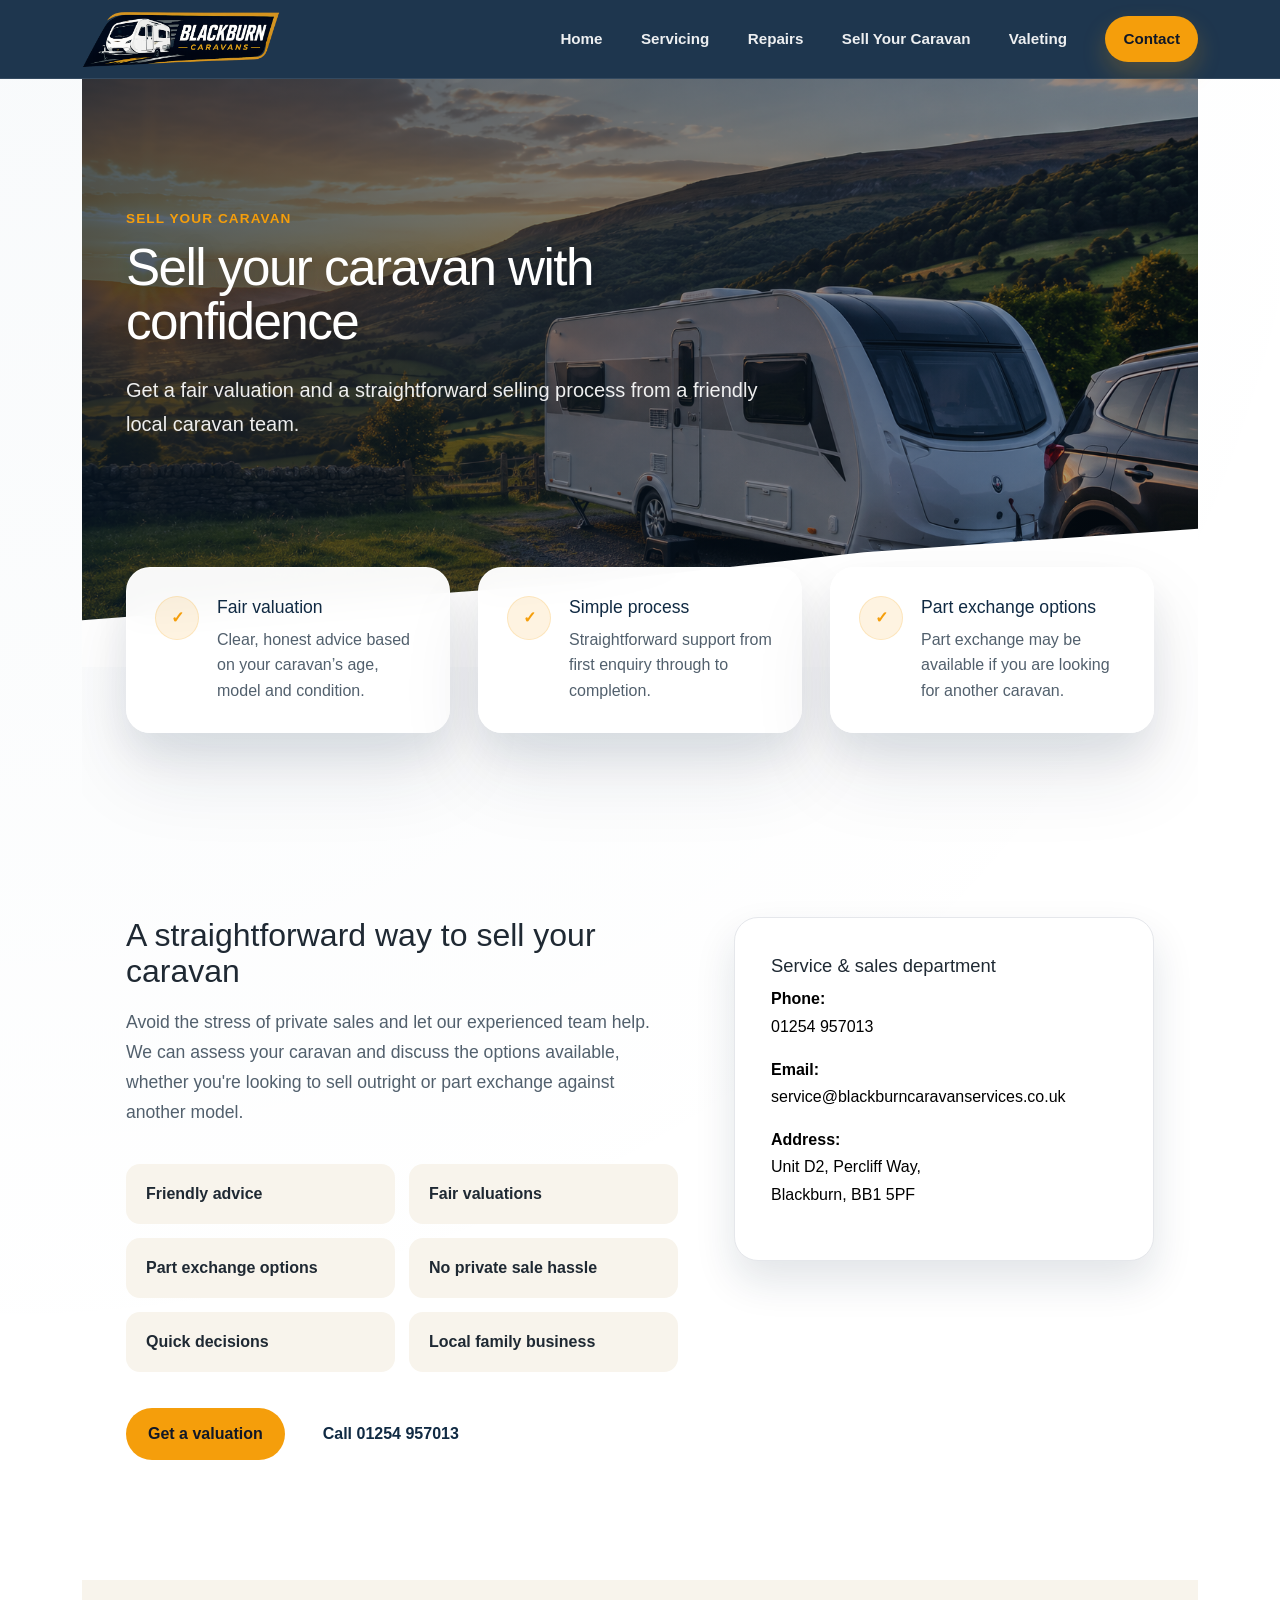
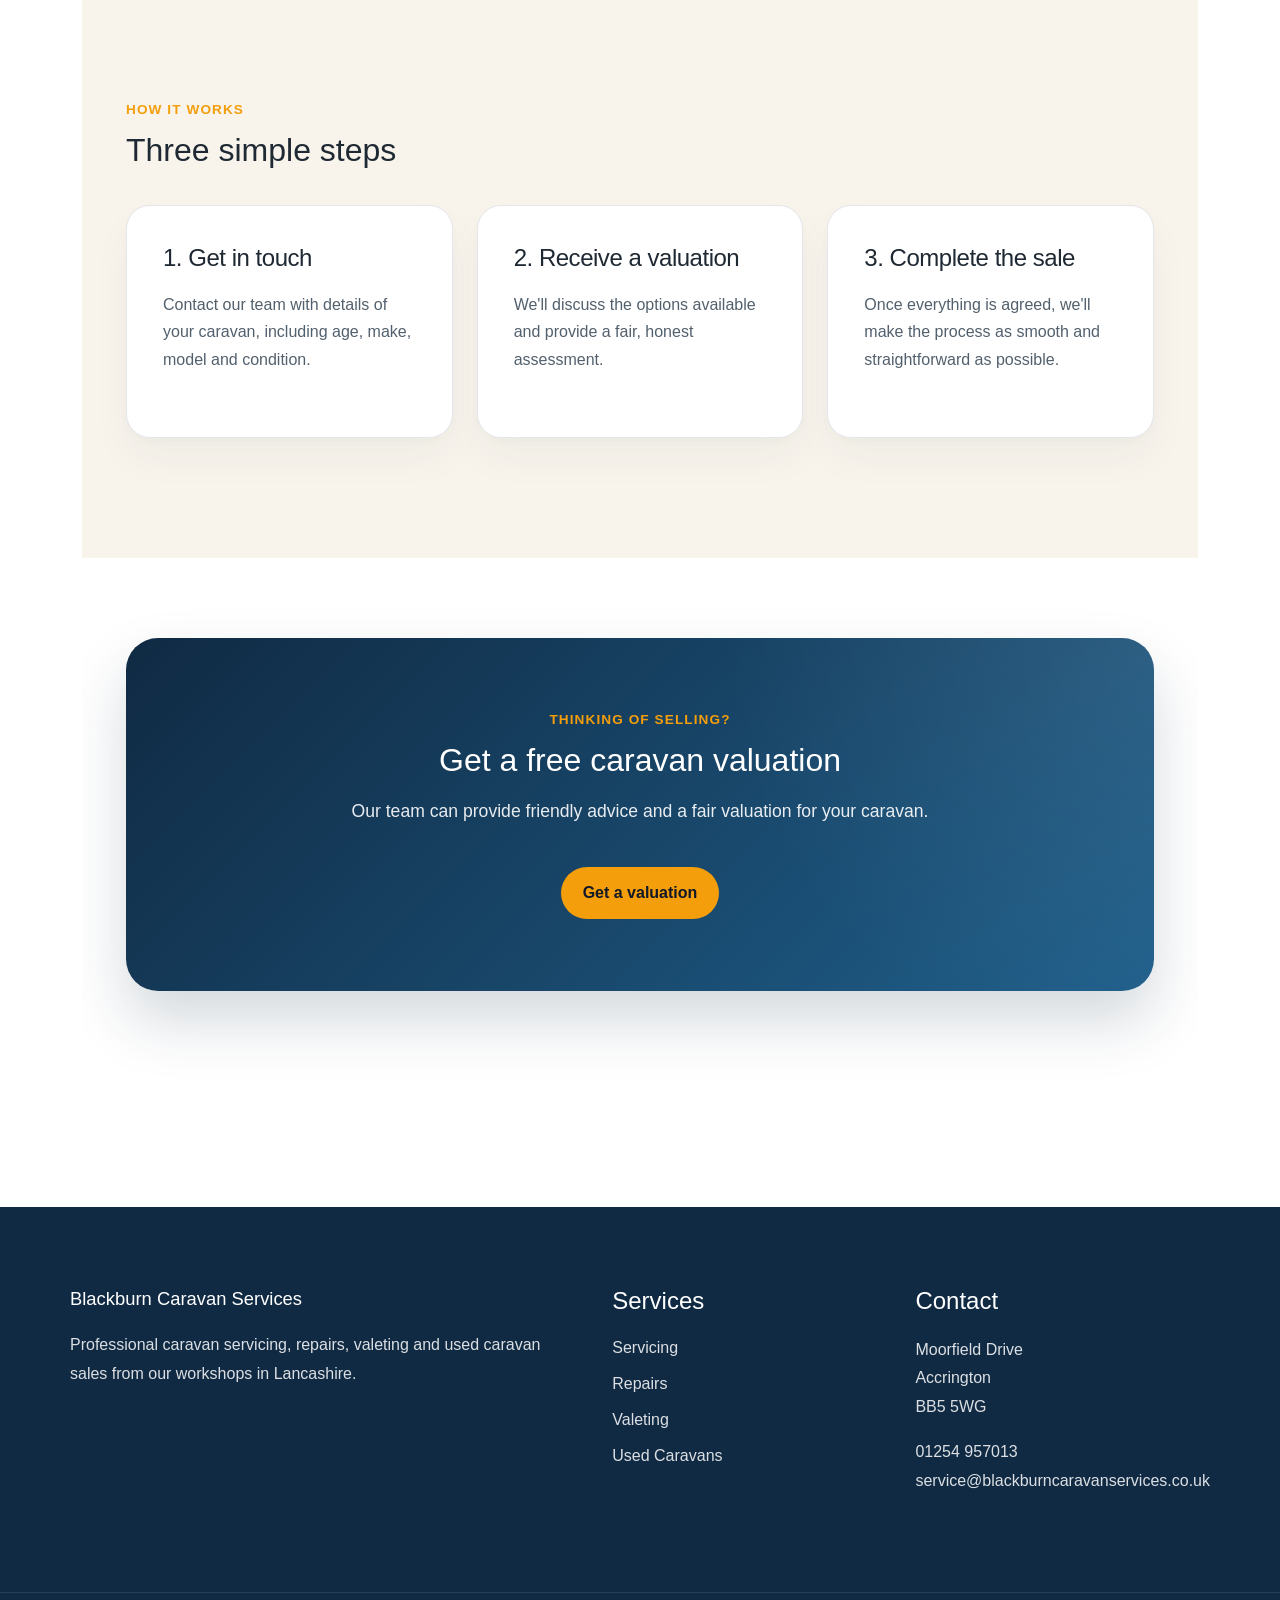
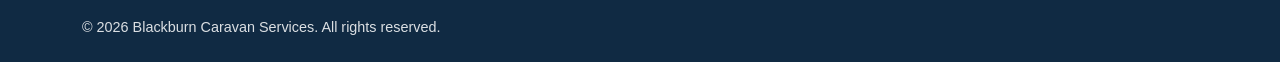
<file: docs/sell-your-caravan.html>
﻿<!DOCTYPE html>
<html lang="en">
<head>
    <meta charset="utf-8"/>
    <meta name="viewport" content="width=device-width, initial-scale=1.0"/>
    <title>Sell Your Caravan - BlackburnCaravanServices</title>
    <link rel="stylesheet" href="lib/bootstrap/dist/css/bootstrap.min.css" />
    <link rel="stylesheet" href="css/site.css?v=m3p8NzSTt6FeEBpGO3JaVx1gw_lYk7wFawlBqllL7IU" />
</head>
<body>
<header b-vh2o0udhn5 class="site-header">
    <div b-vh2o0udhn5 class="container header-inner">

        <a class="brand" href="index.html">
            <img b-vh2o0udhn5
                src="images/logo-colour.png"
                alt="Blackburn Caravan Services"
                class="brand-logo" />
        </a>

        <nav b-vh2o0udhn5 class="site-nav">
            <a href="index.html">Home</a>
            <a href="servicing.html">Servicing</a>
            <a href="repairs.html">Repairs</a>
            <a href="sell-your-caravan.html">Sell Your Caravan</a>
            <a href="valeting.html">Valeting</a>
            <a class="nav-cta" href="contact.html">Contact</a>
        </nav>

    </div>
</header>
<div b-vh2o0udhn5 class="container">
    <main b-vh2o0udhn5 role="main" class="pb-3">
        

<section class="page-hero">
    <div class="container page-hero-inner">
        <div class="page-hero-content">
            <p class="eyebrow">SELL YOUR CARAVAN</p>

            <h1>Sell your caravan with confidence</h1>

            <p class="page-intro">
                Get a fair valuation and a straightforward selling process from a friendly local caravan team.
            </p>
        </div>
    </div>
</section>

    <section class="hero-feature-strip">
        <div class="container hero-feature-grid">
                <article class="hero-feature-item">
                    <div class="hero-feature-icon">✓</div>

                    <div>
                        <h3>Fair valuation</h3>
                        <p>Clear, honest advice based on your caravan&#x2019;s age, model and condition.</p>
                    </div>
                </article>
                <article class="hero-feature-item">
                    <div class="hero-feature-icon">✓</div>

                    <div>
                        <h3>Simple process</h3>
                        <p>Straightforward support from first enquiry through to completion.</p>
                    </div>
                </article>
                <article class="hero-feature-item">
                    <div class="hero-feature-icon">✓</div>

                    <div>
                        <h3>Part exchange options</h3>
                        <p>Part exchange may be available if you are looking for another caravan.</p>
                    </div>
                </article>
        </div>
    </section>


<section class="section">
    <div class="container service-detail-grid">
        <div>
            <h2>A straightforward way to sell your caravan</h2>

            <p class="section-intro">
                Avoid the stress of private sales and let our experienced team help.
                We can assess your caravan and discuss the options available, whether
                you're looking to sell outright or part exchange against another model.
            </p>

            <div class="feature-list">
                <div>Friendly advice</div>
                <div>Fair valuations</div>
                <div>Part exchange options</div>
                <div>No private sale hassle</div>
                <div>Quick decisions</div>
                <div>Local family business</div>
            </div>

            <div class="hero-actions">
                <a class="button button-primary" href="contact.html">
                    Get a valuation
                </a>

                <a href="tel:01254957013" class="button button-secondary">
                    Call 01254 957013
                </a>
            </div>
        </div>

        <aside class="contact-panel">
            <h3>Service & sales department</h3>

            <p>
                <strong>Phone:</strong><br />
                01254 957013
            </p>

            <p>
                <strong>Email:</strong><br />
                service@blackburncaravanservices.co.uk
            </p>

            <p>
                <strong>Address:</strong><br />
                Unit D2, Percliff Way,<br />
                Blackburn, BB1 5PF
            </p>
        </aside>
    </div>
</section>

<section class="section section-muted">
    <div class="container">
        <div class="section-heading">
            <p class="eyebrow">How it works</p>
            <h2>Three simple steps</h2>
        </div>

        <div class="service-grid">
            <article class="service-card">
                <h3>1. Get in touch</h3>
                <p>
                    Contact our team with details of your caravan, including age,
                    make, model and condition.
                </p>
            </article>

            <article class="service-card">
                <h3>2. Receive a valuation</h3>
                <p>
                    We'll discuss the options available and provide a fair,
                    honest assessment.
                </p>
            </article>

            <article class="service-card">
                <h3>3. Complete the sale</h3>
                <p>
                    Once everything is agreed, we'll make the process as smooth
                    and straightforward as possible.
                </p>
            </article>
        </div>
    </div>
</section>

<section class="cta-section">
    <div class="container">

        <div class="cta-panel">

            <p class="eyebrow">
                Thinking of selling?
            </p>

            <h2>
                Get a free caravan valuation
            </h2>

            <p class="section-intro">
                Our team can provide friendly advice and a fair valuation for your caravan.
            </p>

            <a
                href="contact.html"
                class="button button-primary">
                Get a valuation
            </a>

        </div>

    </div>
</section>
    </main>
</div>

<footer b-vh2o0udhn5 class="site-footer">
    <div b-vh2o0udhn5 class="container footer-grid">

        <div b-vh2o0udhn5>
            <h3 b-vh2o0udhn5>Blackburn Caravan Services</h3>

            <p b-vh2o0udhn5>
                Professional caravan servicing, repairs, valeting and used caravan sales
                from our workshops in Lancashire.
            </p>
        </div>

        <div b-vh2o0udhn5>
            <h4 b-vh2o0udhn5>Services</h4>

            <ul b-vh2o0udhn5 class="footer-links">
                <li b-vh2o0udhn5><a href="servicing.html">Servicing</a></li>
                <li b-vh2o0udhn5><a href="repairs.html">Repairs</a></li>
                <li b-vh2o0udhn5><a href="valeting.html">Valeting</a></li>
                <li b-vh2o0udhn5><a href="caravans-for-sale.html">Used Caravans</a></li>
            </ul>
        </div>

        <div b-vh2o0udhn5>
            <h4 b-vh2o0udhn5>Contact</h4>

            <p b-vh2o0udhn5>
                Moorfield Drive<br b-vh2o0udhn5 />
                Accrington<br b-vh2o0udhn5 />
                BB5 5WG
            </p>

            <p b-vh2o0udhn5>
                <a b-vh2o0udhn5 href="tel:01254957013">01254 957013</a><br b-vh2o0udhn5 />
                <a b-vh2o0udhn5 href="mailto:service@blackburncaravanservices.co.uk">
                    service@blackburncaravanservices.co.uk
                </a>
            </p>
        </div>

    </div>

    <div b-vh2o0udhn5 class="footer-bottom">
        <div b-vh2o0udhn5 class="container">
            © 2026 Blackburn Caravan Services. All rights reserved.
        </div>
    </div>
</footer>

<script src="lib/jquery/dist/jquery.min.js"></script>
<script src="lib/bootstrap/dist/js/bootstrap.bundle.min.js"></script>
<script src="js/site.js?v=hRQyftXiu1lLX2P9Ly9xa4gHJgLeR1uGN5qegUobtGo"></script>


</body>
</html>
</file>
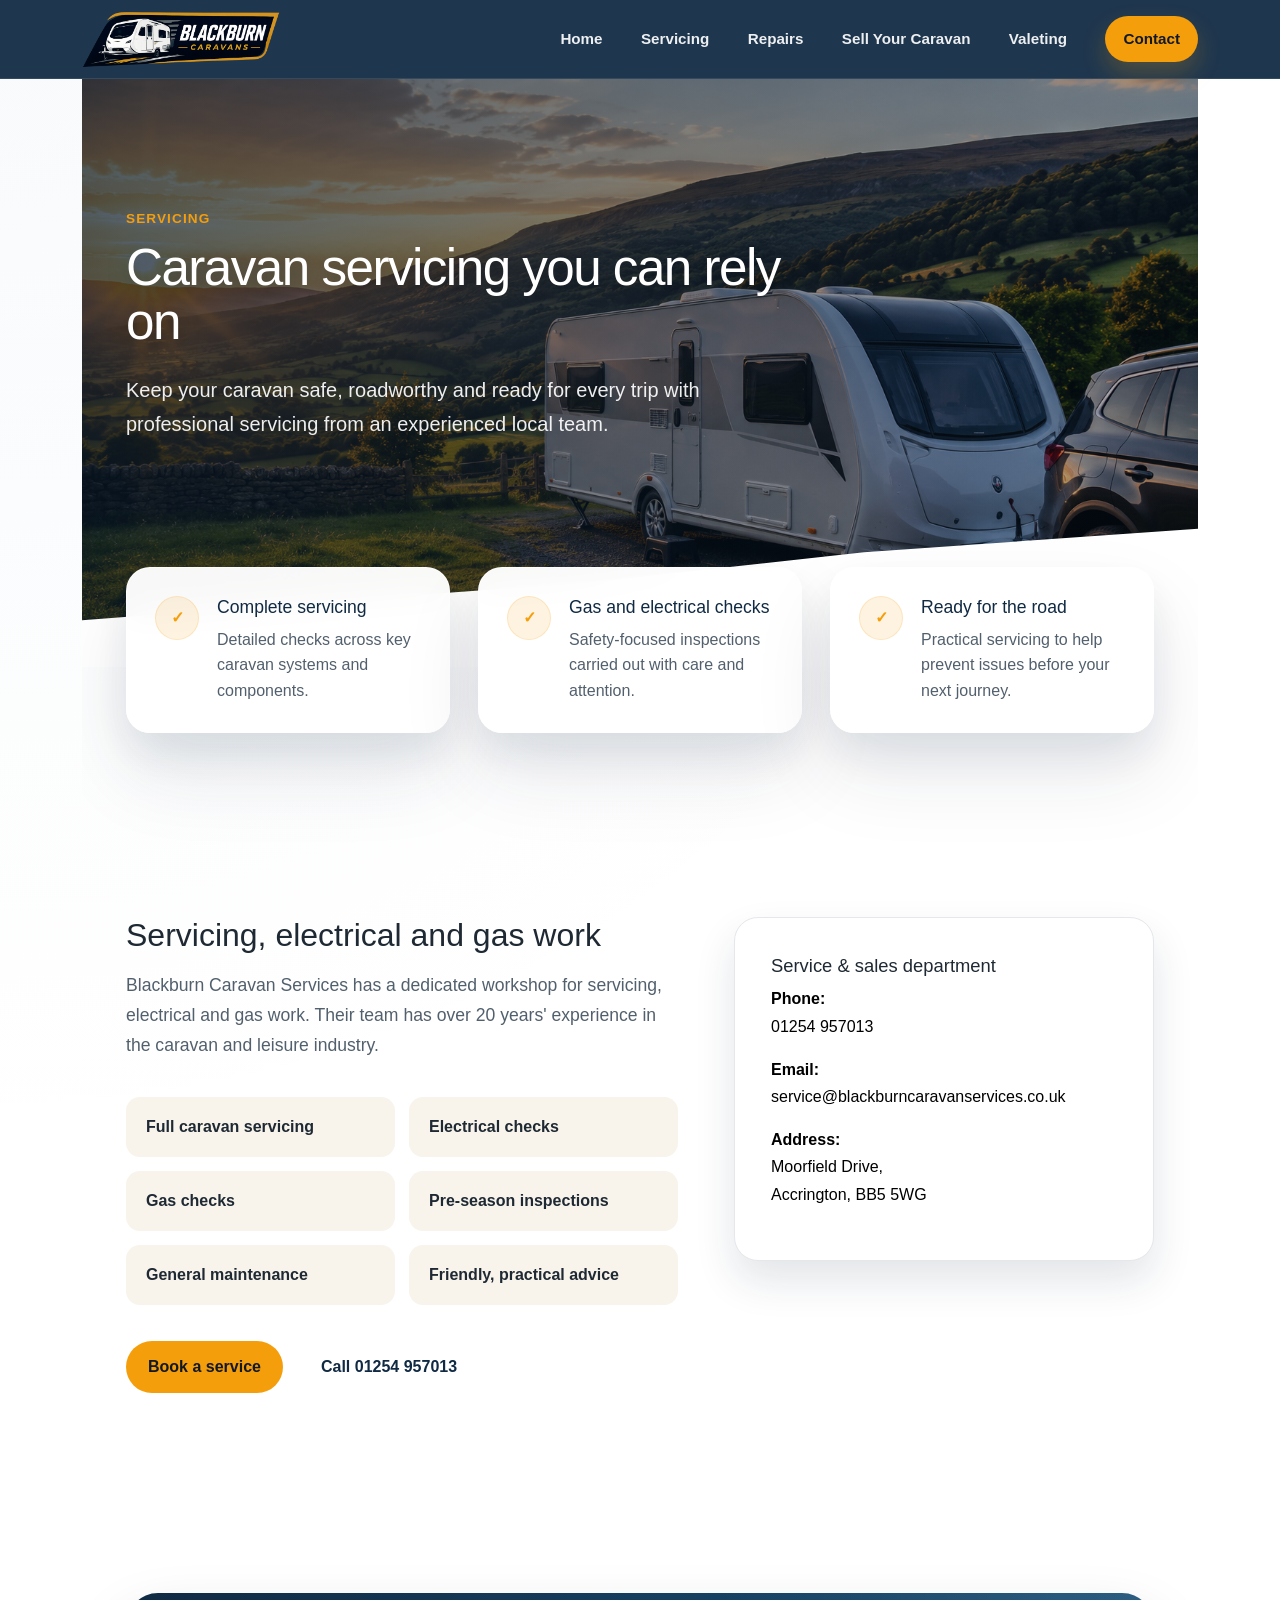
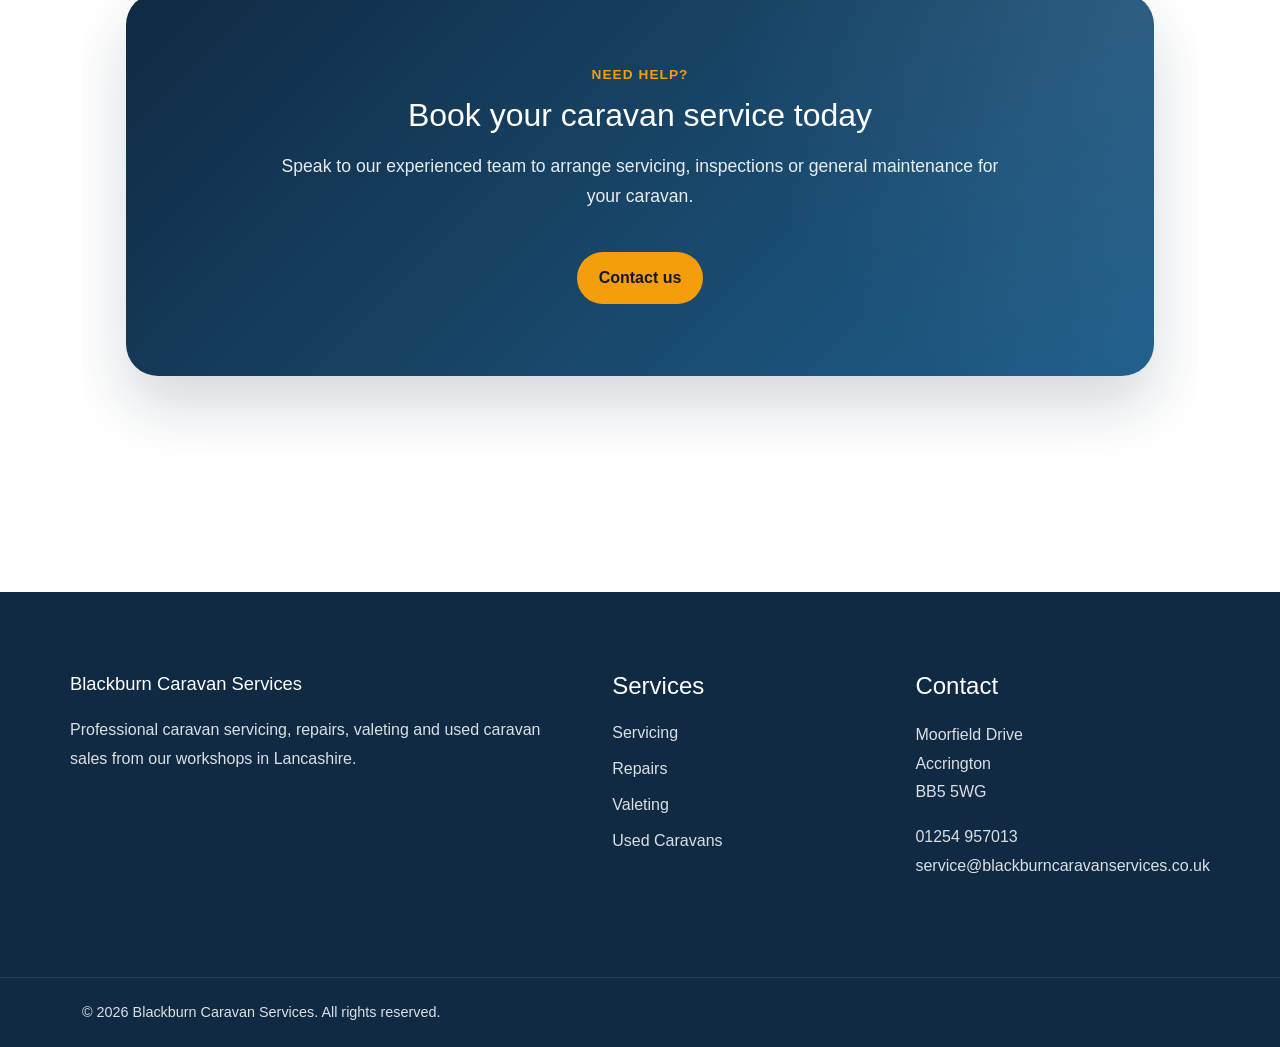
<file: docs/servicing.html>
﻿<!DOCTYPE html>
<html lang="en">
<head>
    <meta charset="utf-8"/>
    <meta name="viewport" content="width=device-width, initial-scale=1.0"/>
    <title>Caravan Servicing - BlackburnCaravanServices</title>
    <link rel="stylesheet" href="lib/bootstrap/dist/css/bootstrap.min.css" />
    <link rel="stylesheet" href="css/site.css?v=m3p8NzSTt6FeEBpGO3JaVx1gw_lYk7wFawlBqllL7IU" />
</head>
<body>
<header b-vh2o0udhn5 class="site-header">
    <div b-vh2o0udhn5 class="container header-inner">

        <a class="brand" href="index.html">
            <img b-vh2o0udhn5
                src="images/logo-colour.png"
                alt="Blackburn Caravan Services"
                class="brand-logo" />
        </a>

        <nav b-vh2o0udhn5 class="site-nav">
            <a href="index.html">Home</a>
            <a href="servicing.html">Servicing</a>
            <a href="repairs.html">Repairs</a>
            <a href="sell-your-caravan.html">Sell Your Caravan</a>
            <a href="valeting.html">Valeting</a>
            <a class="nav-cta" href="contact.html">Contact</a>
        </nav>

    </div>
</header>
<div b-vh2o0udhn5 class="container">
    <main b-vh2o0udhn5 role="main" class="pb-3">
        

<section class="page-hero">
    <div class="container page-hero-inner">
        <div class="page-hero-content">
            <p class="eyebrow">SERVICING</p>

            <h1>Caravan servicing you can rely on</h1>

            <p class="page-intro">
                Keep your caravan safe, roadworthy and ready for every trip with professional servicing from an experienced local team.
            </p>
        </div>
    </div>
</section>

    <section class="hero-feature-strip">
        <div class="container hero-feature-grid">
                <article class="hero-feature-item">
                    <div class="hero-feature-icon">✓</div>

                    <div>
                        <h3>Complete servicing</h3>
                        <p>Detailed checks across key caravan systems and components.</p>
                    </div>
                </article>
                <article class="hero-feature-item">
                    <div class="hero-feature-icon">✓</div>

                    <div>
                        <h3>Gas and electrical checks</h3>
                        <p>Safety-focused inspections carried out with care and attention.</p>
                    </div>
                </article>
                <article class="hero-feature-item">
                    <div class="hero-feature-icon">✓</div>

                    <div>
                        <h3>Ready for the road</h3>
                        <p>Practical servicing to help prevent issues before your next journey.</p>
                    </div>
                </article>
        </div>
    </section>


<section class="section">
    <div class="container service-detail-grid">
        <div>
            <h2>Servicing, electrical and gas work</h2>

            <p class="section-intro">
                Blackburn Caravan Services has a dedicated workshop for servicing, electrical and gas work.
                Their team has over 20 years' experience in the caravan and leisure industry.
            </p>

            <div class="feature-list">
                <div>Full caravan servicing</div>
                <div>Electrical checks</div>
                <div>Gas checks</div>
                <div>Pre-season inspections</div>
                <div>General maintenance</div>
                <div>Friendly, practical advice</div>
            </div>

            <div class="hero-actions">
                <a class="button button-primary" href="contact.html">
                    Book a service
                </a>

                <a href="tel:01254957013" class="button button-secondary">
                    Call 01254 957013
                </a>
            </div>
        </div>

        <aside class="contact-panel">
            <h3>Service & sales department</h3>

            <p>
                <strong>Phone:</strong><br />
                01254 957013
            </p>

            <p>
                <strong>Email:</strong><br />
                service@blackburncaravanservices.co.uk
            </p>

            <p>
                <strong>Address:</strong><br />
                Moorfield Drive,<br />
                Accrington, BB5 5WG
            </p>
        </aside>
    </div>
</section>


<section class="cta-section">
    <div class="container">

        <div class="cta-panel">

            <p class="eyebrow">
                Need help?
            </p>

            <h2>
                Book your caravan service today
            </h2>

            <p class="section-intro">
                Speak to our experienced team to arrange servicing, inspections or general maintenance for your caravan.
            </p>

            <a
                href="contact.html"
                class="button button-primary">
                Contact us
            </a>

        </div>

    </div>
</section>
    </main>
</div>

<footer b-vh2o0udhn5 class="site-footer">
    <div b-vh2o0udhn5 class="container footer-grid">

        <div b-vh2o0udhn5>
            <h3 b-vh2o0udhn5>Blackburn Caravan Services</h3>

            <p b-vh2o0udhn5>
                Professional caravan servicing, repairs, valeting and used caravan sales
                from our workshops in Lancashire.
            </p>
        </div>

        <div b-vh2o0udhn5>
            <h4 b-vh2o0udhn5>Services</h4>

            <ul b-vh2o0udhn5 class="footer-links">
                <li b-vh2o0udhn5><a href="servicing.html">Servicing</a></li>
                <li b-vh2o0udhn5><a href="repairs.html">Repairs</a></li>
                <li b-vh2o0udhn5><a href="valeting.html">Valeting</a></li>
                <li b-vh2o0udhn5><a href="caravans-for-sale.html">Used Caravans</a></li>
            </ul>
        </div>

        <div b-vh2o0udhn5>
            <h4 b-vh2o0udhn5>Contact</h4>

            <p b-vh2o0udhn5>
                Moorfield Drive<br b-vh2o0udhn5 />
                Accrington<br b-vh2o0udhn5 />
                BB5 5WG
            </p>

            <p b-vh2o0udhn5>
                <a b-vh2o0udhn5 href="tel:01254957013">01254 957013</a><br b-vh2o0udhn5 />
                <a b-vh2o0udhn5 href="mailto:service@blackburncaravanservices.co.uk">
                    service@blackburncaravanservices.co.uk
                </a>
            </p>
        </div>

    </div>

    <div b-vh2o0udhn5 class="footer-bottom">
        <div b-vh2o0udhn5 class="container">
            © 2026 Blackburn Caravan Services. All rights reserved.
        </div>
    </div>
</footer>

<script src="lib/jquery/dist/jquery.min.js"></script>
<script src="lib/bootstrap/dist/js/bootstrap.bundle.min.js"></script>
<script src="js/site.js?v=hRQyftXiu1lLX2P9Ly9xa4gHJgLeR1uGN5qegUobtGo"></script>


</body>
</html>
</file>
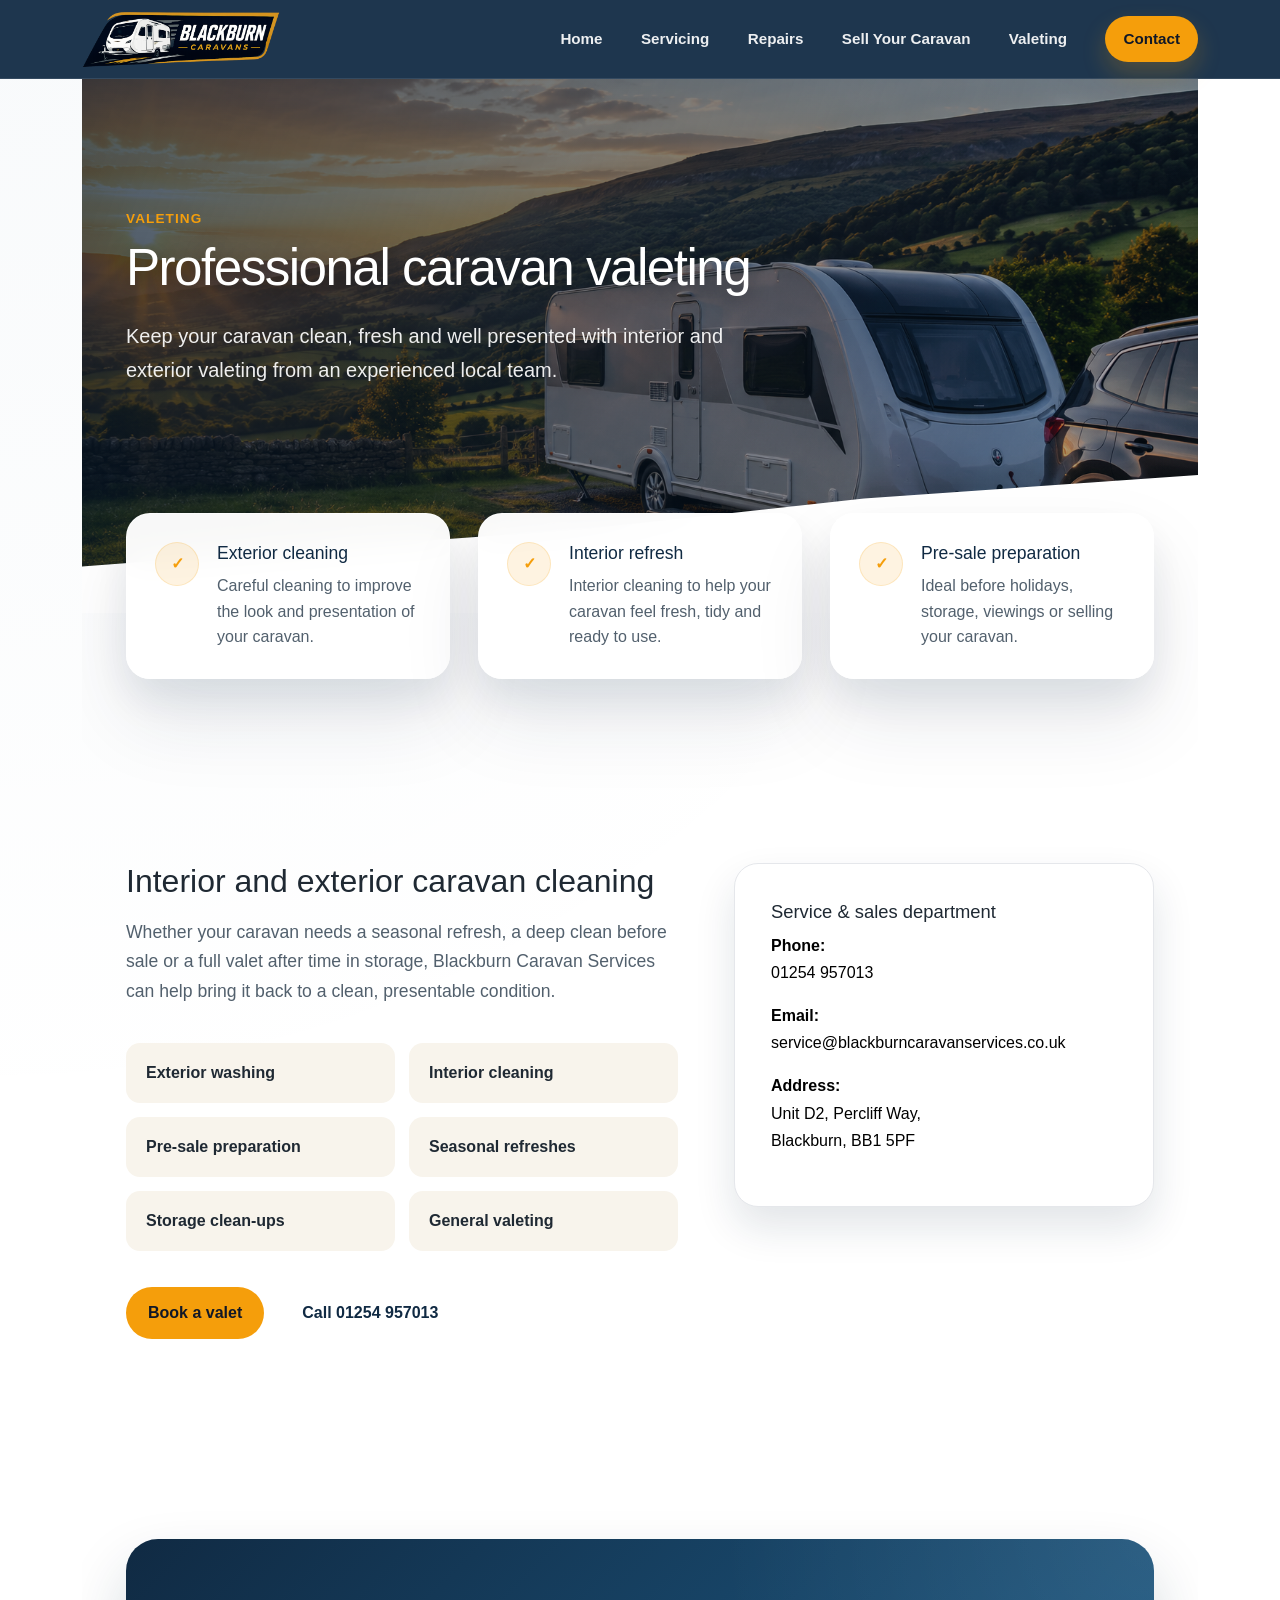
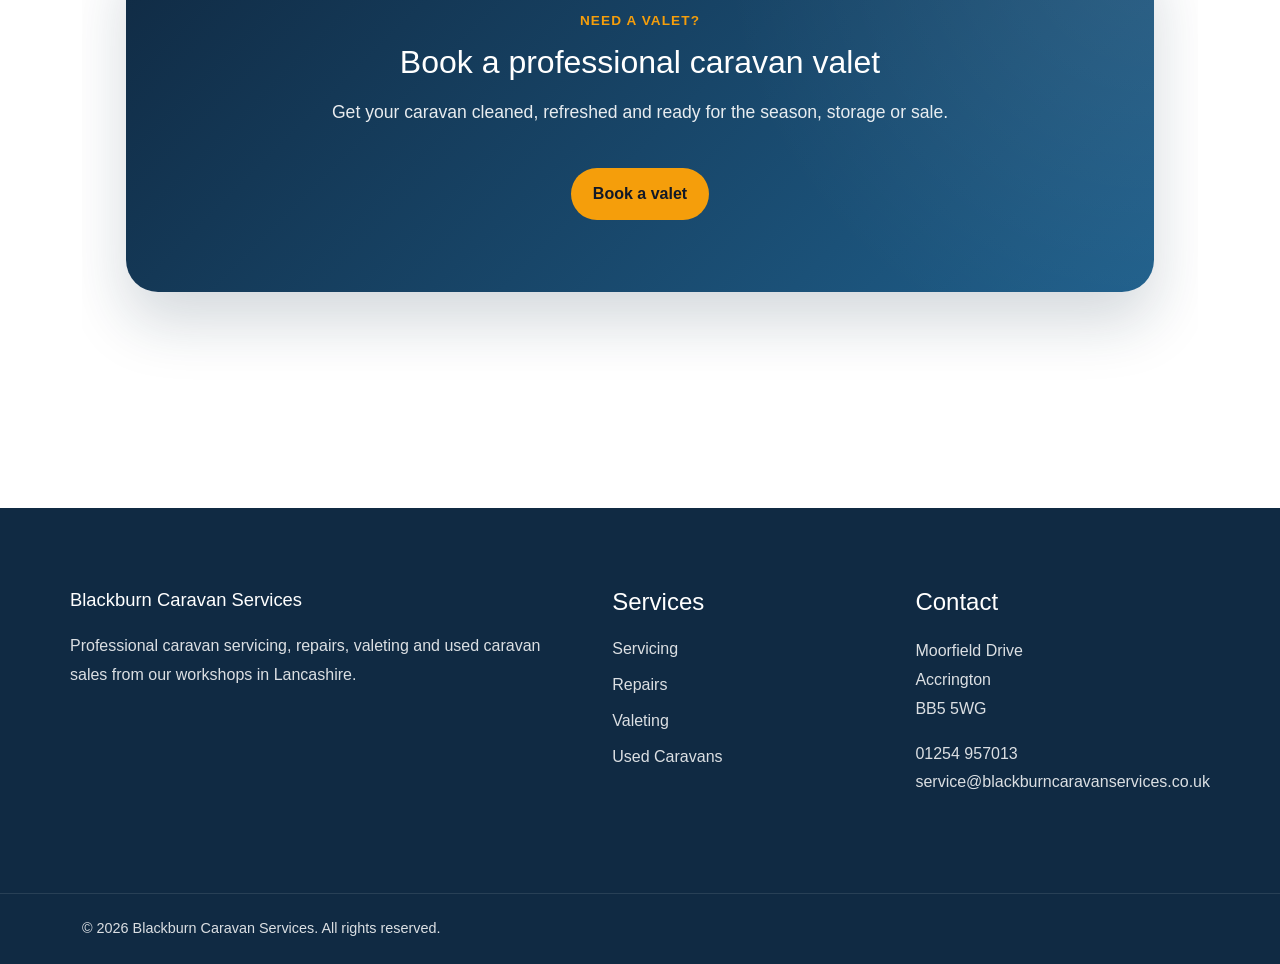
<file: docs/valeting.html>
﻿<!DOCTYPE html>
<html lang="en">
<head>
    <meta charset="utf-8"/>
    <meta name="viewport" content="width=device-width, initial-scale=1.0"/>
    <title>Caravan Valeting - BlackburnCaravanServices</title>
    <link rel="stylesheet" href="lib/bootstrap/dist/css/bootstrap.min.css" />
    <link rel="stylesheet" href="css/site.css?v=m3p8NzSTt6FeEBpGO3JaVx1gw_lYk7wFawlBqllL7IU" />
</head>
<body>
<header b-vh2o0udhn5 class="site-header">
    <div b-vh2o0udhn5 class="container header-inner">

        <a class="brand" href="index.html">
            <img b-vh2o0udhn5
                src="images/logo-colour.png"
                alt="Blackburn Caravan Services"
                class="brand-logo" />
        </a>

        <nav b-vh2o0udhn5 class="site-nav">
            <a href="index.html">Home</a>
            <a href="servicing.html">Servicing</a>
            <a href="repairs.html">Repairs</a>
            <a href="sell-your-caravan.html">Sell Your Caravan</a>
            <a href="valeting.html">Valeting</a>
            <a class="nav-cta" href="contact.html">Contact</a>
        </nav>

    </div>
</header>
<div b-vh2o0udhn5 class="container">
    <main b-vh2o0udhn5 role="main" class="pb-3">
        

<section class="page-hero">
    <div class="container page-hero-inner">
        <div class="page-hero-content">
            <p class="eyebrow">VALETING</p>

            <h1>Professional caravan valeting</h1>

            <p class="page-intro">
                Keep your caravan clean, fresh and well presented with interior and exterior valeting from an experienced local team.
            </p>
        </div>
    </div>
</section>

    <section class="hero-feature-strip">
        <div class="container hero-feature-grid">
                <article class="hero-feature-item">
                    <div class="hero-feature-icon">✓</div>

                    <div>
                        <h3>Exterior cleaning</h3>
                        <p>Careful cleaning to improve the look and presentation of your caravan.</p>
                    </div>
                </article>
                <article class="hero-feature-item">
                    <div class="hero-feature-icon">✓</div>

                    <div>
                        <h3>Interior refresh</h3>
                        <p>Interior cleaning to help your caravan feel fresh, tidy and ready to use.</p>
                    </div>
                </article>
                <article class="hero-feature-item">
                    <div class="hero-feature-icon">✓</div>

                    <div>
                        <h3>Pre-sale preparation</h3>
                        <p>Ideal before holidays, storage, viewings or selling your caravan.</p>
                    </div>
                </article>
        </div>
    </section>


<section class="section">
    <div class="container service-detail-grid">
        <div>
            <h2>Interior and exterior caravan cleaning</h2>

            <p class="section-intro">
                Whether your caravan needs a seasonal refresh, a deep clean before sale or a full valet after time in storage,
                Blackburn Caravan Services can help bring it back to a clean, presentable condition.
            </p>

            <div class="feature-list">
                <div>Exterior washing</div>
                <div>Interior cleaning</div>
                <div>Pre-sale preparation</div>
                <div>Seasonal refreshes</div>
                <div>Storage clean-ups</div>
                <div>General valeting</div>
            </div>

            <div class="hero-actions">
                <a class="button button-primary" href="contact.html">
                    Book a valet
                </a>

                <a href="tel:01254957013" class="button button-secondary">
                    Call 01254 957013
                </a>
            </div>
        </div>

        <aside class="contact-panel">
            <h3>Service & sales department</h3>

            <p>
                <strong>Phone:</strong><br />
                01254 957013
            </p>

            <p>
                <strong>Email:</strong><br />
                service@blackburncaravanservices.co.uk
            </p>

            <p>
                <strong>Address:</strong><br />
                Unit D2, Percliff Way,<br />
                Blackburn, BB1 5PF
            </p>
        </aside>
    </div>
</section>

<section class="cta-section">
    <div class="container">

        <div class="cta-panel">

            <p class="eyebrow">
                Need a valet?
            </p>

            <h2>
                Book a professional caravan valet
            </h2>

            <p class="section-intro">
                Get your caravan cleaned, refreshed and ready for the season, storage or sale.
            </p>

            <a
                href="contact.html"
                class="button button-primary">
                Book a valet
            </a>

        </div>

    </div>
</section>
    </main>
</div>

<footer b-vh2o0udhn5 class="site-footer">
    <div b-vh2o0udhn5 class="container footer-grid">

        <div b-vh2o0udhn5>
            <h3 b-vh2o0udhn5>Blackburn Caravan Services</h3>

            <p b-vh2o0udhn5>
                Professional caravan servicing, repairs, valeting and used caravan sales
                from our workshops in Lancashire.
            </p>
        </div>

        <div b-vh2o0udhn5>
            <h4 b-vh2o0udhn5>Services</h4>

            <ul b-vh2o0udhn5 class="footer-links">
                <li b-vh2o0udhn5><a href="servicing.html">Servicing</a></li>
                <li b-vh2o0udhn5><a href="repairs.html">Repairs</a></li>
                <li b-vh2o0udhn5><a href="valeting.html">Valeting</a></li>
                <li b-vh2o0udhn5><a href="caravans-for-sale.html">Used Caravans</a></li>
            </ul>
        </div>

        <div b-vh2o0udhn5>
            <h4 b-vh2o0udhn5>Contact</h4>

            <p b-vh2o0udhn5>
                Moorfield Drive<br b-vh2o0udhn5 />
                Accrington<br b-vh2o0udhn5 />
                BB5 5WG
            </p>

            <p b-vh2o0udhn5>
                <a b-vh2o0udhn5 href="tel:01254957013">01254 957013</a><br b-vh2o0udhn5 />
                <a b-vh2o0udhn5 href="mailto:service@blackburncaravanservices.co.uk">
                    service@blackburncaravanservices.co.uk
                </a>
            </p>
        </div>

    </div>

    <div b-vh2o0udhn5 class="footer-bottom">
        <div b-vh2o0udhn5 class="container">
            © 2026 Blackburn Caravan Services. All rights reserved.
        </div>
    </div>
</footer>

<script src="lib/jquery/dist/jquery.min.js"></script>
<script src="lib/bootstrap/dist/js/bootstrap.bundle.min.js"></script>
<script src="js/site.js?v=hRQyftXiu1lLX2P9Ly9xa4gHJgLeR1uGN5qegUobtGo"></script>


</body>
</html>
</file>
<file: docs/css/site.css>
﻿:root {
  --colour-navy: #102a43;
  --colour-blue: #1f5f8b;
  --colour-amber: #f59e0b;
  --colour-cream: #f8f4ec;
  --colour-light: #ffffff;
  --colour-text: #1f2933;
  --colour-muted: #52606d;
  --colour-border: #e5e7eb;
  --shadow: 0 20px 40px rgba(16, 42, 67, 0.12);
  --shadow-soft: 0 10px 24px rgba(16, 42, 67, 0.08);
  --radius: 18px;
}

* {
  box-sizing: border-box;
}

html {
  scroll-behavior: smooth;
}

body {
  margin: 0;
  font-family: Arial, Helvetica, sans-serif;
  color: var(--colour-text);
  background:
          radial-gradient(circle at top left, rgba(31, 95, 139, 0.03), transparent 40%),
          #ffffff;
}

main {
  min-height: 70vh;
  overflow-x: hidden;
}

img {
  max-width: 100%;
}

.container {
  width: min(1480px, calc(100% - 64px));
  margin: 0 auto;
}

/* Header */

.site-header {
  position: sticky;
  top: 0;
  z-index: 1000;
  background: rgba(16, 42, 67, 0.94);
  backdrop-filter: blur(18px);
  color: white;
  border-bottom: 1px solid rgba(255, 255, 255, 0.1);
}

.header-inner {
  min-height: 78px;
  display: flex;
  align-items: center;
  justify-content: space-between;
  gap: 32px;
}

.brand {
  display: flex;
  align-items: center;
  color: white;
  text-decoration: none;
}

.brand-logo {
  height: 58px;
  width: auto;
  display: block;
  object-fit: contain;
}

.site-nav {
  display: flex;
  align-items: center;
  gap: 22px;
  flex-wrap: wrap;
}

.site-nav a {
  position: relative;
  color: rgba(255, 255, 255, 0.92);
  text-decoration: none;
  font-weight: 700;
  font-size: 0.95rem;
  transition:
          color 0.25s ease,
          transform 0.25s ease;
}

.site-nav a:hover {
  color: var(--colour-amber);
  transform: translateY(-1px);
}

.site-nav a::after {
  content: "";
  position: absolute;
  left: 0;
  bottom: -8px;
  width: 0;
  height: 3px;
  background: var(--colour-amber);
  transition: width 0.25s ease;
}

.site-nav a:hover::after,
.site-nav a.active::after {
  width: 100%;
}

.nav-cta {
  background: var(--colour-amber);
  color: #111827 !important;
  padding: 12px 18px;
  border-radius: 999px;
  box-shadow: 0 12px 24px rgba(245, 158, 11, 0.22);
}

.nav-cta::after {
  display: none;
}

/* Typography */

h1 {
  margin: 0 0 24px;
  font-size: clamp(2.8rem, 5vw, 4.2rem);
  line-height: 1;
  letter-spacing: -0.04em;
}

h2 {
  font-size: clamp(1.8rem, 2.5vw, 2.4rem);
  line-height: 1.15;
  margin: 0 0 18px;
}

h3 {
  margin-top: 0;
  font-size: 1.15rem;
  line-height: 1.3;
}

.eyebrow {
  color: var(--colour-amber);
  font-weight: 800;
  text-transform: uppercase;
  letter-spacing: 0.08em;
  font-size: 0.85rem;
  margin: 0 0 12px;
}

.section-intro {
  max-width: 720px;
  font-size: 1.1rem;
  line-height: 1.7;
  color: var(--colour-muted);
  margin-top: 18px;
}

/* Buttons */

.button {
  display: inline-block;
  padding: 14px 22px;
  border-radius: 999px;
  font-weight: 800;
  text-decoration: none;
  border: 0;
  cursor: pointer;
  transition:
          transform 0.25s ease,
          box-shadow 0.25s ease,
          background 0.25s ease;
}

.button:hover {
  transform: translateY(-2px);
}

.button-primary {
  background: var(--colour-amber);
  color: #111827;
}

.button-secondary {
  background: white;
  color: var(--colour-navy);
}

.text-link {
  color: var(--colour-navy);
  font-weight: 800;
  text-decoration: none;
  border-bottom: 2px solid var(--colour-amber);
  padding-bottom: 4px;
}

/* Home hero */

.hero {
  position: relative;
  overflow: hidden;
  min-height: 600px;
  display: flex;
  align-items: center;
  padding: 100px 0 140px;
  background:
          linear-gradient(
                  110deg,
                  rgba(8, 25, 43, 0.72),
                  rgba(8, 25, 43, 0.28)
          ),
          url("../images/caravan-hero.png") center right / cover no-repeat;
}

.hero::after {
  content: "";
  position: absolute;
  left: -2px;
  right: -2px;
  bottom: -1px;
  height: 150px;
  background: white;
  clip-path: polygon(0 68%, 100% 24%, 100% 100%, 0 100%);
  pointer-events: none;
}

.hero-grid {
  position: relative;
  z-index: 2;
  display: grid;
  grid-template-columns: 1.45fr 0.85fr;
  gap: 56px;
  align-items: center;
}

.hero-content {
  max-width: 760px;
}

.hero h1,
.hero .hero-text {
  color: white;
}

.hero h1 {
  text-shadow: 0 4px 20px rgba(0, 0, 0, 0.35);
}

.hero-text {
  font-size: 1.2rem;
  line-height: 1.65;
  max-width: 680px;
  color: #eef4f8;
}

.hero-actions {
  display: flex;
  gap: 16px;
  flex-wrap: wrap;
  margin-top: 32px;
}

.hero-card {
  background: rgba(255, 255, 255, 0.96);
  backdrop-filter: blur(10px);
  border: 1px solid rgba(255, 255, 255, 0.45);
  color: #111827;
  padding: 32px;
  border-radius: 32px;
  box-shadow:
          0 20px 40px rgba(16, 42, 67, 0.12),
          0 40px 80px rgba(16, 42, 67, 0.18);
  transform: translateY(32px);
}

.hero-card h2 {
  color: #111827;
  font-size: 1.55rem;
}

.hero-card p,
.hero-card strong {
  color: #111827;
}

.hero-card strong {
  display: block;
  margin-bottom: 4px;
}

/* Shared internal page hero */

.page-hero {
  position: relative;
  overflow: hidden;
  color: white;
  padding: 130px 0 210px;
  background:
          linear-gradient(
                  110deg,
                  rgba(8, 25, 43, 0.72),
                  rgba(8, 25, 43, 0.28)
          ),
          url("../images/caravan-hero.png") center right / cover no-repeat;
}

.page-hero::after {
  content: "";
  position: absolute;
  left: -2px;
  right: -2px;
  bottom: -1px;
  height: 170px;
  background: white;
  clip-path: polygon(
          0 72%,
          20% 62%,
          45% 50%,
          70% 32%,
          100% 18%,
          100% 100%,
          0 100%
  );
  pointer-events: none;
}

.page-hero-inner {
  position: relative;
  z-index: 2;
}

.page-hero-content {
  max-width: 720px;
}

.page-hero h1 {
  max-width: 700px;
  font-size: clamp(2.4rem, 4vw, 3.6rem);
  line-height: 1.05;
  letter-spacing: -0.03em;
  color: white;
  text-shadow: 0 4px 20px rgba(0, 0, 0, 0.35);
}

.page-hero .page-intro {
  max-width: 640px;
  color: rgba(255, 255, 255, 0.92);
  font-size: 1.25rem;
  line-height: 1.7;
}

.hero-feature-strip {
  position: relative;
  z-index: 5;
  margin-top: -100px;
  padding-bottom: 64px;
}

.hero-feature-grid {
  display: grid;
  grid-template-columns: repeat(3, 1fr);
  gap: 28px;
}

.hero-feature-item {
  display: flex;
  gap: 18px;
  align-items: flex-start;

  background: rgba(255, 255, 255, 0.97);
  backdrop-filter: blur(18px);

  border-radius: 24px;
  padding: 28px;

  border: 1px solid rgba(255, 255, 255, 0.7);

  box-shadow:
          0 20px 40px rgba(16, 42, 67, 0.08),
          0 40px 80px rgba(16, 42, 67, 0.10);

  transition:
          transform 0.25s ease,
          box-shadow 0.25s ease;
}

.hero-feature-item:hover {
  transform: translateY(-4px);
  box-shadow:
          0 24px 48px rgba(16, 42, 67, 0.10),
          0 48px 90px rgba(16, 42, 67, 0.12);
}

.hero-feature-icon {
  width: 44px;
  height: 44px;
  flex: 0 0 auto;

  display: grid;
  place-items: center;

  border-radius: 999px;

  background: rgba(245, 158, 11, 0.12);
  border: 1px solid rgba(245, 158, 11, 0.18);

  color: var(--colour-amber);

  font-weight: 900;
  font-size: 1rem;
}

.hero-feature-item h3 {
  margin: 0 0 8px;
  font-size: 1.1rem;
  color: var(--colour-navy);
}

.hero-feature-item p {
  margin: 0;
  line-height: 1.6;
  color: var(--colour-muted);
}

/* Sections */

.section {
  padding: 120px 0;
}

.section-muted {
  background: var(--colour-cream);
}

.section-featured {
  background: #f9fafb;
}

.section-heading {
  max-width: 720px;
  margin-bottom: 36px;
}

.section-heading-split {
  display: flex;
  justify-content: space-between;
  align-items: center;
  gap: 32px;
}

.service-detail-grid {
  display: grid;
  grid-template-columns: 1fr 420px;
  gap: 56px;
  align-items: start;
}

.feature-list {
  display: grid;
  grid-template-columns: repeat(2, 1fr);
  gap: 14px;
  margin: 36px 0;
}

.feature-list div {
  background: var(--colour-cream);
  padding: 18px 20px;
  border-radius: 14px;
  font-weight: 800;
}

.contact-panel {
  background: white;
  border-radius: 24px;
  padding: 36px;
  box-shadow: var(--shadow);
  border: 1px solid var(--colour-border);
}

.contact-panel p,
.contact-panel strong {
  color: #000;
}

.contact-panel p {
  line-height: 1.7;
}

/* Services */

.service-grid {
  display: grid;
  grid-template-columns: repeat(3, 1fr);
  gap: 24px;
}

.service-card {
  position: relative;
  padding: 36px;
  background: white;
  border: 1px solid var(--colour-border);
  border-radius: 24px;
  box-shadow:
          0 4px 10px rgba(0, 0, 0, 0.02),
          0 20px 40px rgba(16, 42, 67, 0.04);
  overflow: hidden;
  transition:
          transform 0.25s ease,
          box-shadow 0.25s ease,
          border-color 0.25s ease;
}

.service-card::before {
  content: "";
  position: absolute;
  top: 0;
  left: 0;
  width: 100%;
  height: 4px;
  background: var(--colour-amber);
  opacity: 0;
  transition: opacity 0.25s ease;
}

.service-card:hover {
  transform: translateY(-8px);
  border-color: rgba(245, 158, 11, 0.3);
  box-shadow:
          0 10px 30px rgba(0, 0, 0, 0.05),
          0 30px 60px rgba(16, 42, 67, 0.08);
}

.service-card:hover::before {
  opacity: 1;
}

.service-card h3 {
  font-size: 1.5rem;
  margin-bottom: 18px;
  letter-spacing: -0.02em;
}

.service-card p {
  color: var(--colour-muted);
  line-height: 1.7;
  margin-bottom: 28px;
}

.service-link {
  display: inline-flex;
  align-items: center;
  gap: 8px;
  font-weight: 700;
  color: var(--colour-navy);
  transition: gap 0.2s ease;
}

.service-card:hover .service-link {
  gap: 14px;
}

/* Caravans */

.caravan-grid {
  display: grid;
  grid-template-columns: repeat(3, 1fr);
  gap: 28px;
}

.caravan-card {
  position: relative;
  background: white;
  border-radius: 28px;
  overflow: hidden;
  border: 1px solid var(--colour-border);
  box-shadow:
          0 4px 10px rgba(0, 0, 0, 0.02),
          0 20px 40px rgba(16, 42, 67, 0.05);
  transition:
          transform 0.25s ease,
          box-shadow 0.25s ease;
}

.caravan-card:hover {
  transform: translateY(-8px);
  box-shadow:
          0 10px 30px rgba(0, 0, 0, 0.05),
          0 30px 60px rgba(16, 42, 67, 0.1);
}

.caravan-card img {
  width: 100%;
  height: 240px;
  object-fit: cover;
  display: block;
  background: #f3f4f6;
  transition: transform 0.5s ease;
}

.caravan-card:hover img {
  transform: scale(1.04);
}

.caravan-card-content {
  padding: 28px;
}

.caravan-meta {
  color: var(--colour-amber);
  font-weight: 800;
  font-size: 0.85rem;
  margin: 0 0 10px;
  text-transform: uppercase;
  letter-spacing: 0.04em;
}

.caravan-card h3 {
  margin-bottom: 14px;
}

.caravan-card p {
  color: var(--colour-muted);
  line-height: 1.7;
}

.caravan-footer {
  display: flex;
  justify-content: space-between;
  align-items: center;
  gap: 16px;
  margin-top: 28px;
  padding-top: 22px;
  border-top: 1px solid var(--colour-border);
}

.caravan-footer strong {
  font-size: 1.4rem;
  color: var(--colour-navy);
}

.caravan-footer a {
  color: var(--colour-navy);
  font-weight: 800;
  text-decoration: none;
}

.caravan-badge {
  position: absolute;
  top: 18px;
  left: 18px;
  z-index: 10;
  background: var(--colour-amber);
  color: #111827;
  padding: 8px 14px;
  border-radius: 999px;
  font-size: 0.8rem;
  font-weight: 800;
  box-shadow: 0 10px 24px rgba(0, 0, 0, 0.15);
}

/* Trust */

.trust-grid {
  display: grid;
  grid-template-columns: 1fr 1fr;
  gap: 48px;
  align-items: start;
}

.trust-list {
  display: grid;
  gap: 16px;
}

.trust-list div {
  background: white;
  padding: 20px;
  border-radius: 14px;
  font-weight: 800;
  box-shadow: var(--shadow-soft);
  transition:
          transform 0.25s ease,
          box-shadow 0.25s ease;
}

.trust-list div:hover {
  transform: translateY(-6px);
  box-shadow: var(--shadow);
}

/* CTA */

.cta-section {
  padding: 80px 0 120px;
}

.cta-panel {
  position: relative;
  overflow: hidden;
  text-align: center;
  padding: 72px;
  border-radius: 32px;
  background:
          linear-gradient(
                  135deg,
                  var(--colour-navy),
                  var(--colour-blue)
          );
  color: white;
  box-shadow: 0 30px 60px rgba(16, 42, 67, 0.18);
}

.cta-panel::before {
  content: "";
  position: absolute;
  inset: 0;
  background:
          radial-gradient(
                  circle at top right,
                  rgba(255, 255, 255, 0.08),
                  transparent 40%
          );
  pointer-events: none;
}

.cta-panel h2 {
  color: white;
}

.cta-panel .section-intro {
  max-width: 720px;
  margin-inline: auto;
  color: rgba(255, 255, 255, 0.9);
}

.cta-panel .button {
  margin-top: 24px;
}

/* Contact */

.opening-hours {
  display: grid;
  gap: 12px;
  margin-top: 32px;
}

.opening-hours div {
  display: flex;
  justify-content: space-between;
  gap: 24px;
  background: white;
  padding: 18px 20px;
  border-radius: 14px;
  box-shadow: 0 10px 24px rgba(16, 42, 67, 0.06);
}

.opening-hours strong,
.opening-hours span {
  color: #000;
}

.map-card {
  background: white;
  padding: 12px;
  border-radius: 24px;
  box-shadow: var(--shadow);
  border: 1px solid var(--colour-border);
}

.map-card iframe {
  width: 100%;
  height: 420px;
  border: 0;
  border-radius: 18px;
  display: block;
}

.contact-form {
  background: white;
  padding: 40px;
  border-radius: 24px;
  box-shadow: var(--shadow);
  border: 1px solid var(--colour-border);
}

.form-grid {
  display: grid;
  grid-template-columns: 1fr 1fr;
  gap: 24px;
}

.form-row {
  display: flex;
  flex-direction: column;
  margin-bottom: 24px;
}

.form-row label {
  font-weight: 700;
  margin-bottom: 8px;
  color: var(--colour-navy);
}

.form-row input,
.form-row select,
.form-row textarea {
  padding: 16px;
  border: 1px solid #d1d5db;
  border-radius: 14px;
  font-size: 1rem;
  font-family: inherit;
  background: white;
}

.form-row input:focus,
.form-row select:focus,
.form-row textarea:focus {
  outline: none;
  border-color: var(--colour-amber);
  box-shadow: 0 0 0 4px rgba(245, 158, 11, 0.15);
}

/* Footer */

.site-footer {
  margin-top: 80px;
  background: var(--colour-navy);
  color: rgba(255, 255, 255, 0.85);
}

.footer-grid {
  display: grid;
  grid-template-columns: 2fr 1fr 1fr;
  gap: 64px;
  padding: 80px 0;
}

.site-footer h3,
.site-footer h4 {
  color: white;
  margin-bottom: 20px;
}

.site-footer p {
  line-height: 1.8;
}

.footer-links {
  list-style: none;
  margin: 0;
  padding: 0;
}

.footer-links li {
  margin-bottom: 12px;
}

.footer-links a,
.site-footer a {
  color: rgba(255, 255, 255, 0.85);
  text-decoration: none;
  transition: color 0.25s ease;
}

.footer-links a:hover,
.site-footer a:hover {
  color: var(--colour-amber);
}

.footer-bottom {
  border-top: 1px solid rgba(255, 255, 255, 0.1);
  padding: 24px 0;
  font-size: 0.9rem;
}

/* Responsive */

@media (max-width: 1100px) {
  .hero-grid,
  .service-detail-grid,
  .trust-grid {
    grid-template-columns: 1fr;
  }

  .hero-card,
  .contact-panel {
    max-width: 640px;
  }

  .service-grid,
  .caravan-grid,
  .hero-feature-grid {
    grid-template-columns: 1fr 1fr;
  }
}

@media (max-width: 900px) {
  .container {
    width: min(100% - 32px, 100%);
  }

  .site-header {
    position: relative;
  }

  .header-inner {
    align-items: flex-start;
    flex-direction: column;
    padding: 20px 0;
  }

  .brand-logo {
    height: 56px;
  }

  .site-nav {
    gap: 14px;
  }

  h1 {
    font-size: clamp(2.4rem, 10vw, 3.6rem);
  }

  .hero {
    padding: 90px 0 130px;
    min-height: auto;
  }

  .hero-grid {
    gap: 36px;
  }

  .page-hero {
    padding: 110px 0 170px;
  }

  .page-hero h1 {
    font-size: clamp(2.2rem, 9vw, 3.2rem);
  }

  .hero-feature-strip {
    margin-top: -60px;
  }

  .hero-feature-item {
    padding: 24px;
  }

  .feature-list,
  .form-grid,
  .service-grid,
  .caravan-grid,
  .hero-feature-grid {
    grid-template-columns: 1fr;
  }

  .section {
    padding: 80px 0;
  }

  .section-heading-split {
    align-items: flex-start;
    flex-direction: column;
  }

  .cta-panel {
    padding: 48px 32px;
  }

  .opening-hours div {
    flex-direction: column;
    gap: 4px;
  }

  .footer-grid {
    grid-template-columns: 1fr;
    gap: 40px;
    padding: 60px 0;
  }
}
/* Homepage premium feature strip */
.home-feature-strip {
  position: relative;
  z-index: 5;
  margin-top: -96px;
  padding-bottom: 18px;
}

.section-home-services {
  padding-top: 18px;
}

.home-feature-grid {
  display: grid;
  grid-template-columns: repeat(3, 1fr);
  gap: 26px;
}

.home-feature-card {
  min-height: 150px;
  padding: 30px 30px 28px;
  border-radius: 24px;
  background: rgba(255, 255, 255, 0.96);
  transform: translateY(-4px);
  box-shadow:
          0 24px 48px rgba(16, 42, 67, 0.10),
          0 48px 90px rgba(16, 42, 67, 0.12);
  backdrop-filter: blur(18px);
  border: 1px solid rgba(255, 255, 255, 0.72);
}

.home-feature-card h3 {
  margin: 0 0 12px;
  color: var(--colour-navy);
  font-size: 1.15rem;
}

.home-feature-card p {
  margin: 0;
  color: var(--colour-muted);
  line-height: 1.65;
}

.section-home-services {
  padding-top: 18px;
}

@media (max-width: 900px) {
  .home-feature-strip {
    margin-top: -36px;
  }

  .home-feature-grid {
    grid-template-columns: 1fr;
  }
}
.hero h1 {
  max-width: 860px;
  font-size: clamp(3rem, 4.7vw, 4.4rem);
  line-height: 1.04;
}
/* Header polish */
.site-nav {
  gap: 2.4rem;
}

.site-nav a {
  position: relative;
  transition:
          color 0.25s ease,
          transform 0.25s ease;
}

.site-nav a:hover {
  color: var(--colour-amber);
  transform: translateY(-1px);
}

.site-nav a:not(.nav-cta)::after {
  content: "";
  position: absolute;
  left: 0;
  right: 0;
  bottom: -10px;
  height: 3px;
  background: var(--colour-amber);
  border-radius: 999px;
  opacity: 0;
  transform: scaleX(0.4);
  transition:
          opacity 0.25s ease,
          transform 0.25s ease;
}

.site-nav a:not(.nav-cta):hover::after {
  opacity: 1;
  transform: scaleX(1);
}

.caravan-card {
  transition:
          transform 0.3s ease,
          box-shadow 0.3s ease;
}

.caravan-card:hover {
  transform: translateY(-8px);

  box-shadow:
          0 30px 60px rgba(16, 42, 67, 0.12),
          0 50px 90px rgba(16, 42, 67, 0.10);
}
</file>
